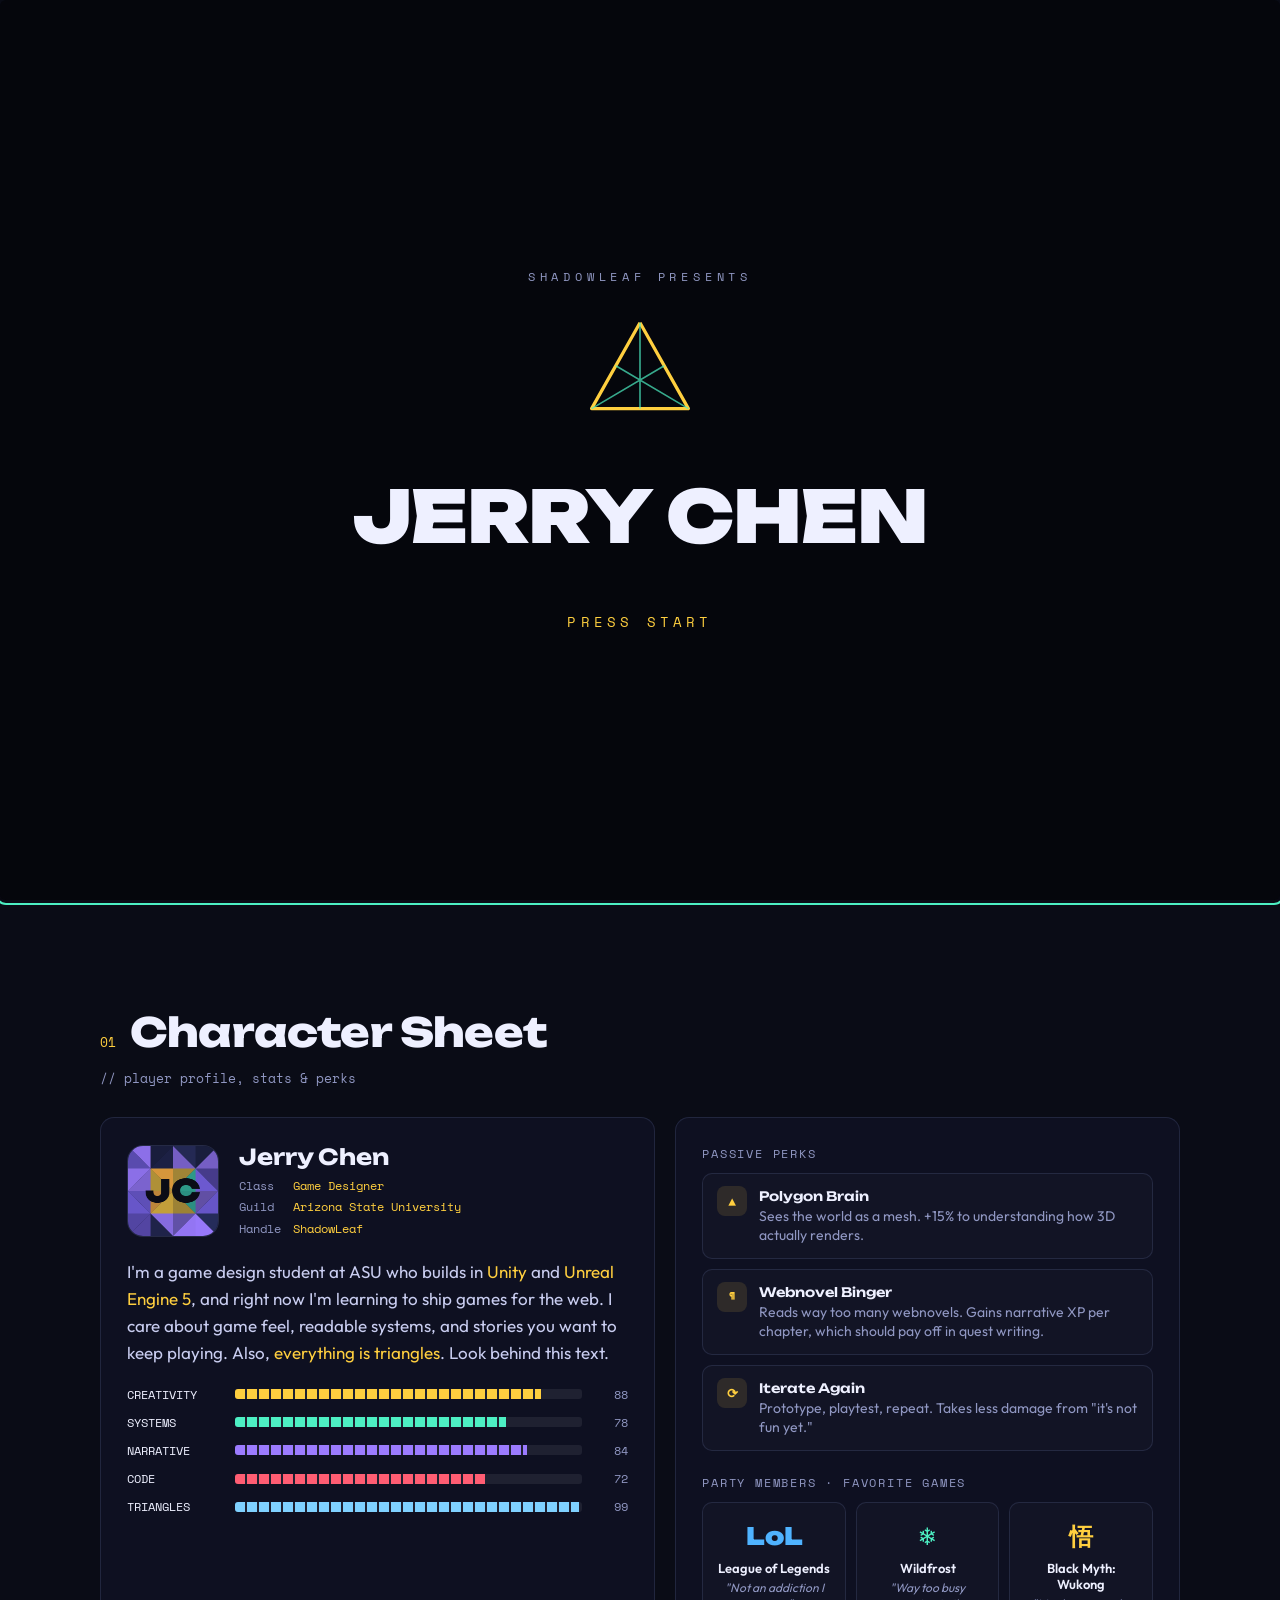
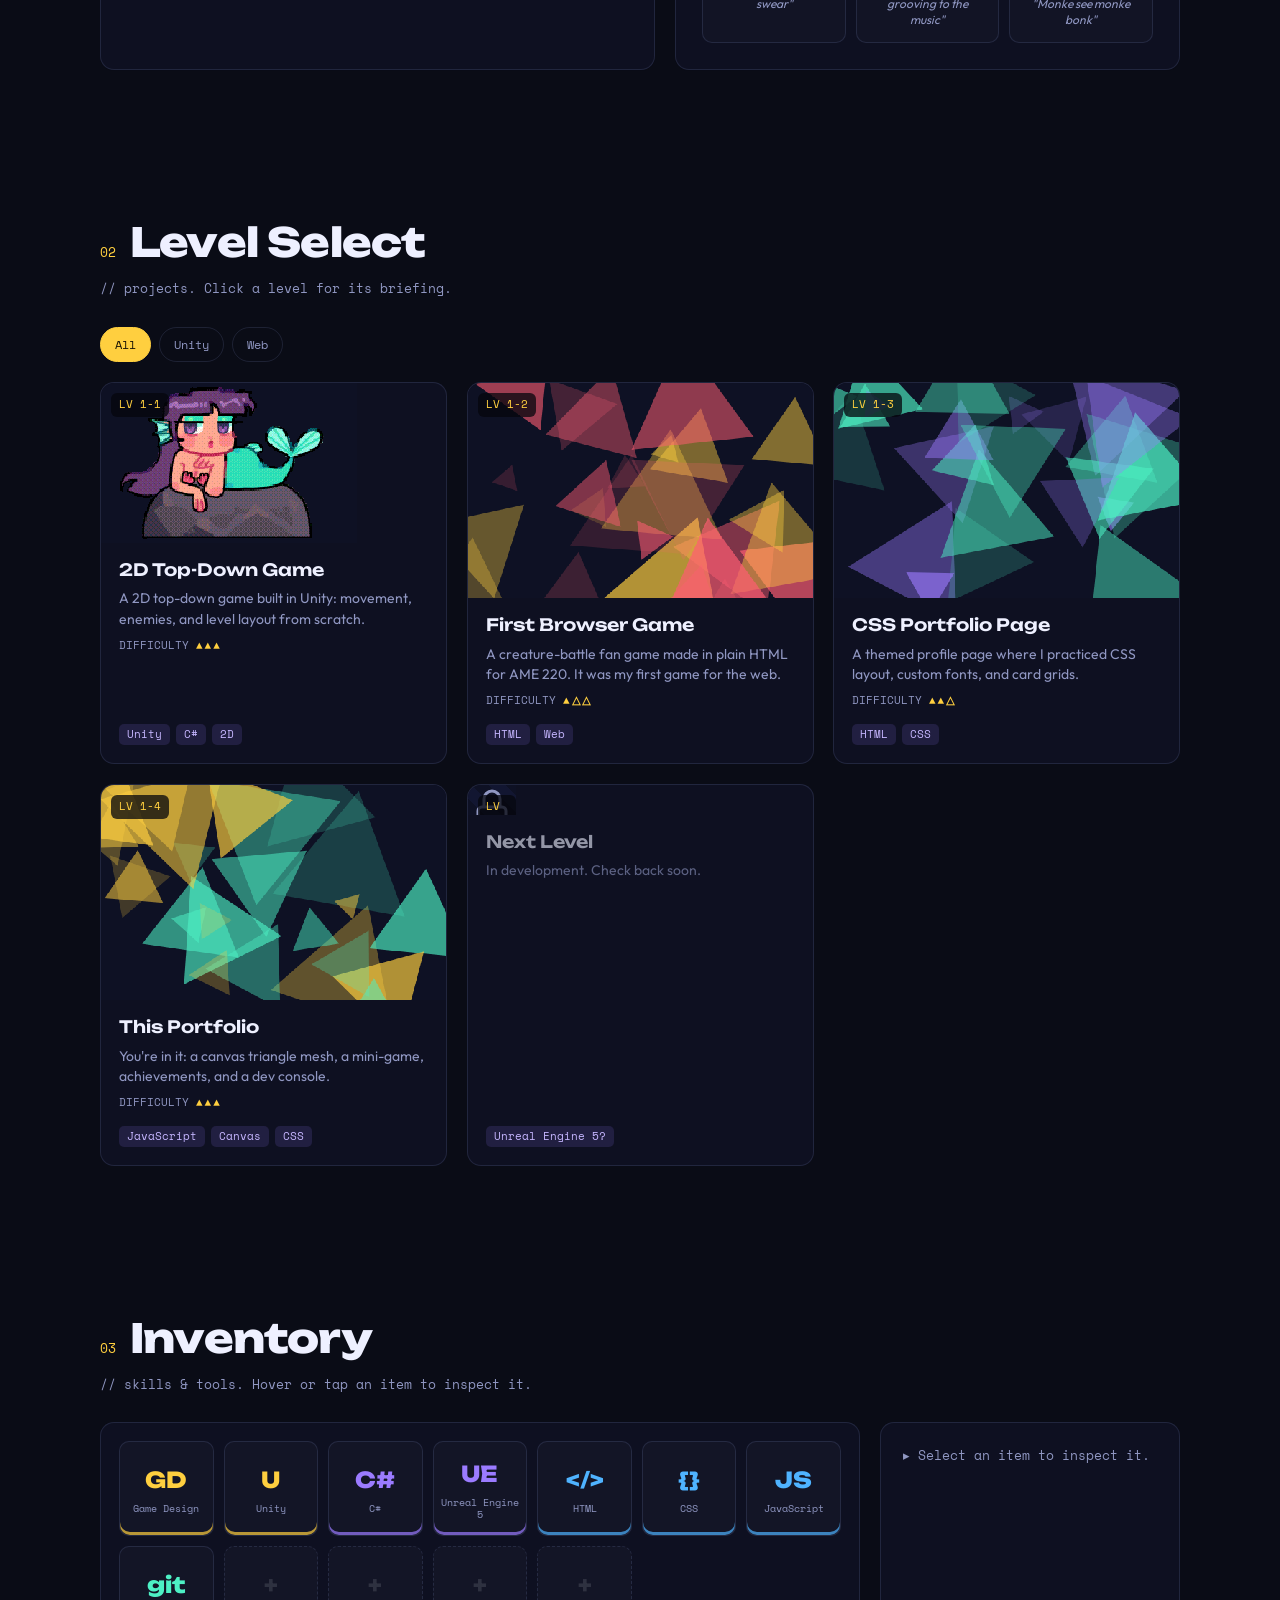
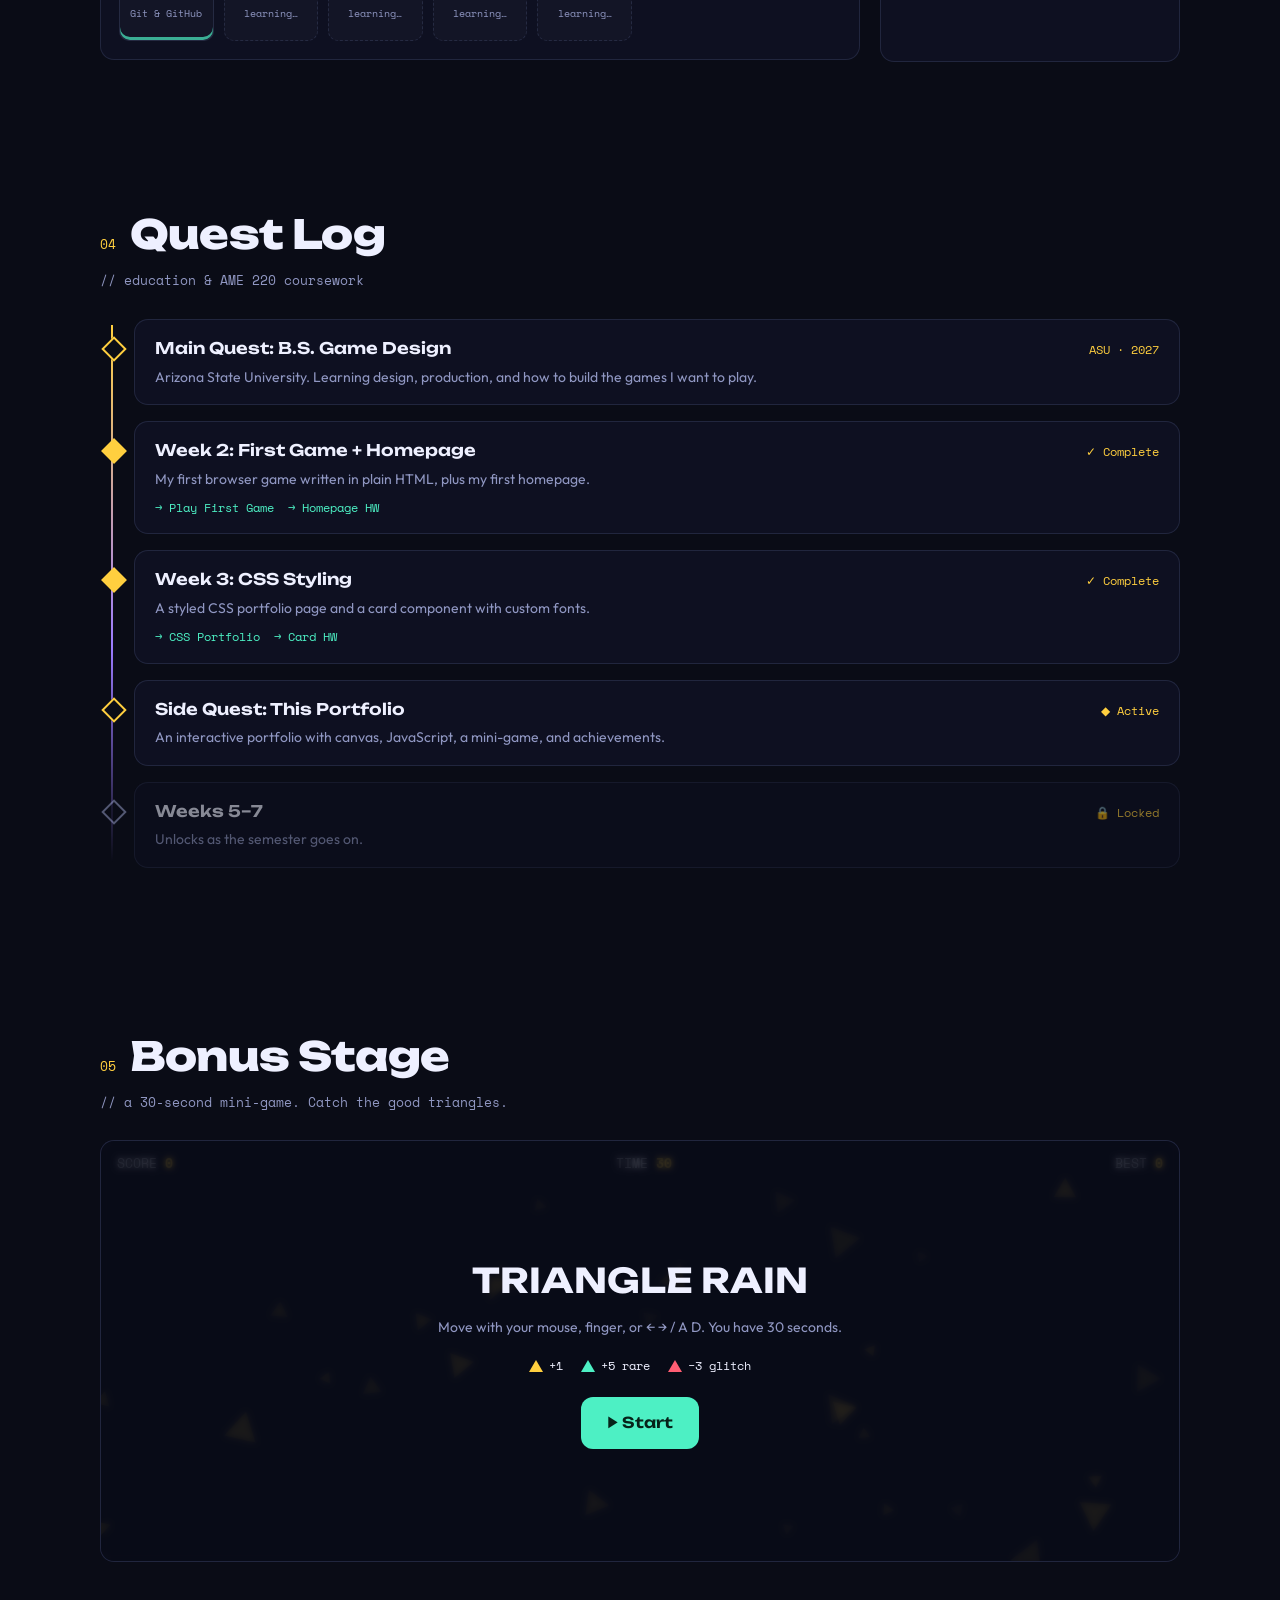
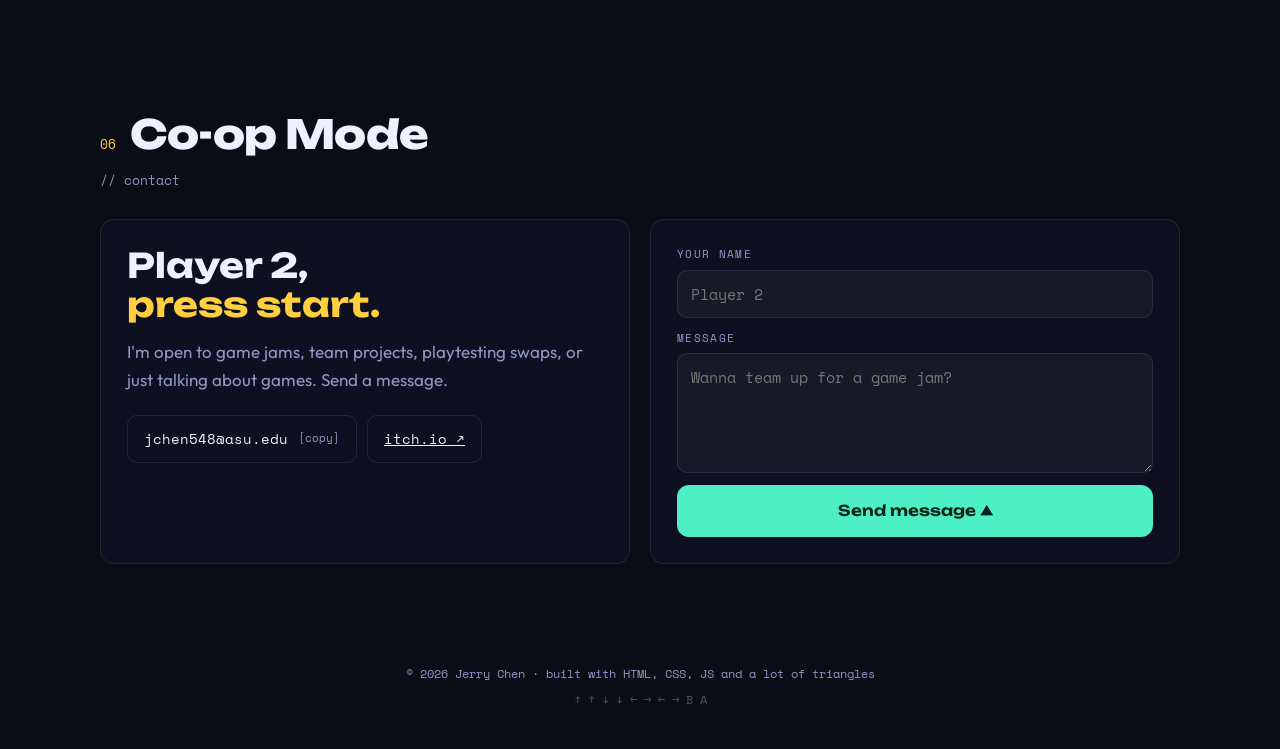
<file: docs/index.html>
<!DOCTYPE html>
<html lang="en">
<head>
<meta charset="UTF-8">
<meta name="viewport" content="width=device-width, initial-scale=1.0">
<title>Jerry Chen — Game Designer</title>
<meta name="description" content="Jerry Chen — game design student at ASU. A playable portfolio built out of triangles.">
<link rel="preconnect" href="https://fonts.googleapis.com">
<link rel="preconnect" href="https://fonts.gstatic.com" crossorigin>
<link href="https://fonts.googleapis.com/css2?family=Unbounded:wght@400;600;800;900&family=Space+Mono:wght@400;700&family=Outfit:wght@300;400;600&display=swap" rel="stylesheet">
<link rel="icon" href="data:image/svg+xml,%3Csvg xmlns='http://www.w3.org/2000/svg' viewBox='0 0 32 32'%3E%3Cpath d='M16 3 L30 28 H2 Z' fill='%23ffcf3f'/%3E%3C/svg%3E">
<style>
:root{
  --bg:#0a0c16;
  --panel:rgba(16,19,38,.78);
  --panel-solid:#12152a;
  --line:rgba(140,150,210,.16);
  --ink:#eef0ff;
  --muted:#9097c2;
  --gold:#ffcf3f;
  --mint:#4df0c4;
  --coral:#ff5d73;
  --violet:#9b7bff;
  --radius:14px;
  --display:'Unbounded',system-ui,sans-serif;
  --mono:'Space Mono',ui-monospace,monospace;
  --body:'Outfit',system-ui,sans-serif;
}
*{box-sizing:border-box;margin:0;padding:0}
html{scroll-behavior:smooth;scroll-padding-top:84px}
body{background:var(--bg);color:var(--ink);font-family:var(--body);font-size:17px;line-height:1.6;overflow-x:hidden;min-height:100vh}
a{color:inherit}
button{font:inherit;color:inherit;cursor:pointer;background:none;border:0}
::selection{background:var(--gold);color:#111}
:focus-visible{outline:2px solid var(--mint);outline-offset:3px;border-radius:6px}
.mono{font-family:var(--mono)}

/* ---------- background mesh ---------- */
#mesh{position:fixed;inset:0;z-index:0;display:block}
.vignette{position:fixed;inset:0;z-index:1;pointer-events:none;
  background:radial-gradient(ellipse at 50% 40%,transparent 30%,rgba(5,6,12,.75) 100%)}
main,header.hud,footer{position:relative;z-index:2}

/* ---------- boot screen ---------- */
#boot{position:fixed;inset:0;z-index:100;background:#05060c;display:grid;place-items:center;text-align:center;cursor:pointer;transition:opacity .6s ease,visibility .6s}
#boot.gone{opacity:0;visibility:hidden}
#boot .studio{font-family:var(--mono);color:var(--muted);letter-spacing:.4em;font-size:12px;text-transform:uppercase;opacity:0;animation:fadeUp .8s .2s forwards}
#boot .logo{width:110px;height:110px;margin:28px auto;opacity:0;animation:fadeUp .8s .6s forwards}
#boot .logo path{stroke-dasharray:400;stroke-dashoffset:400;animation:draw 1.6s .7s forwards ease}
#boot .title{font-family:var(--display);font-weight:900;font-size:clamp(32px,7vw,72px);letter-spacing:-.02em;opacity:0;animation:fadeUp .8s 1.1s forwards}
#boot .press{margin-top:36px;font-family:var(--mono);font-size:14px;letter-spacing:.3em;color:var(--gold);opacity:0;animation:fadeUp .6s 1.7s forwards,blink 1.1s 2.3s infinite steps(2)}
@keyframes fadeUp{from{opacity:0;transform:translateY(12px)}to{opacity:1;transform:none}}
@keyframes draw{to{stroke-dashoffset:0}}
@keyframes blink{50%{opacity:.15}}

/* ---------- HUD ---------- */
header.hud{position:fixed;top:0;left:0;right:0;z-index:20;display:flex;align-items:center;gap:16px;padding:12px 20px;
  background:linear-gradient(to bottom,rgba(10,12,22,.92),rgba(10,12,22,.6));backdrop-filter:blur(10px);-webkit-backdrop-filter:blur(10px);border-bottom:1px solid var(--line)}
.brand{display:flex;align-items:center;gap:10px;text-decoration:none;font-family:var(--display);font-weight:800;font-size:15px;flex-shrink:0}
.brand svg{width:26px;height:26px;transition:transform .5s cubic-bezier(.3,1.6,.5,1)}
.brand:hover svg{transform:rotate(120deg)}
nav.menu{display:flex;gap:4px;margin:0 auto;overflow-x:auto;scrollbar-width:none}
nav.menu::-webkit-scrollbar{display:none}
nav.menu a{font-family:var(--mono);font-size:12px;text-decoration:none;color:var(--muted);padding:6px 10px;border-radius:8px;white-space:nowrap;transition:color .2s,background .2s}
nav.menu a span{color:var(--gold);opacity:.6;margin-right:4px}
nav.menu a:hover,nav.menu a.active{color:var(--ink);background:rgba(255,255,255,.06)}
nav.menu a.active span{opacity:1}
.hud-right{display:flex;align-items:center;gap:10px;flex-shrink:0}
.xp{display:flex;flex-direction:column;gap:3px;width:120px}
.xp-label{display:flex;justify-content:space-between;font-family:var(--mono);font-size:10px;color:var(--muted)}
.xp-label b{color:var(--gold)}
.xp-bar{height:6px;border-radius:4px;background:rgba(255,255,255,.08);overflow:hidden}
.xp-fill{height:100%;width:0;background:linear-gradient(90deg,var(--mint),var(--gold));transition:width .2s}
.hud-btn{font-family:var(--mono);font-size:11px;padding:7px 10px;border:1px solid var(--line);border-radius:8px;color:var(--muted);display:flex;align-items:center;gap:6px;transition:border-color .2s,color .2s}
.hud-btn:hover{color:var(--ink);border-color:var(--muted)}
.hud-btn svg{width:14px;height:14px}
.hud-btn.on{color:var(--mint);border-color:rgba(77,240,196,.5)}

/* ---------- layout ---------- */
section{padding:110px 20px 40px;max-width:1120px;margin:0 auto}
.sec-head{display:flex;align-items:baseline;gap:14px;margin-bottom:28px;flex-wrap:wrap}
.sec-head .num{font-family:var(--mono);color:var(--gold);font-size:13px}
.sec-head h2{font-family:var(--display);font-weight:800;font-size:clamp(26px,4vw,40px);letter-spacing:-.02em;line-height:1.1}
.sec-head p{color:var(--muted);font-family:var(--mono);font-size:13px;flex-basis:100%}
.panel{background:var(--panel);border:1px solid var(--line);border-radius:var(--radius);backdrop-filter:blur(8px);-webkit-backdrop-filter:blur(8px)}
.reveal{opacity:0;transform:translateY(24px);transition:opacity .7s ease,transform .7s ease}
.reveal.in{opacity:1;transform:none}

/* ---------- hero ---------- */
#start{min-height:100vh;display:flex;flex-direction:column;justify-content:center;padding-top:90px}
.tag{display:inline-flex;align-items:center;gap:8px;font-family:var(--mono);font-size:12px;color:var(--mint);border:1px solid rgba(77,240,196,.35);padding:5px 12px;border-radius:99px;width:max-content;max-width:100%}
.tag i{width:7px;height:7px;border-radius:50%;background:var(--mint);box-shadow:0 0 10px var(--mint);animation:blink 1.6s infinite}
.big-name{font-family:var(--display);font-weight:900;font-size:clamp(56px,14vw,170px);line-height:.9;letter-spacing:-.04em;margin:22px 0 18px;user-select:none}
.big-name .row{display:block;white-space:nowrap}
.big-name .ltr{display:inline-block;transition:transform .35s cubic-bezier(.3,1.8,.5,1),color .3s;cursor:default;animation:drop .8s backwards cubic-bezier(.2,1.4,.4,1);animation-delay:calc(var(--i)*60ms + .1s)}
.big-name .ltr:hover{transform:translateY(-.08em) rotate(-6deg);color:var(--gold)}
.big-name .ltr.spin{animation:spin .7s cubic-bezier(.3,1.4,.5,1)}
.big-name .row:last-child{color:var(--gold)}
.big-name .row:last-child .ltr:hover{color:var(--coral)}
body.booting .big-name .ltr,body.booting .tag,body.booting .role{animation-play-state:paused}
@keyframes drop{from{opacity:0;transform:translateY(-60px) rotate(12deg)}}
@keyframes spin{from{transform:rotate(0)}to{transform:rotate(360deg)}}
.role{font-family:var(--mono);font-size:clamp(15px,2.2vw,20px);color:var(--muted);min-height:1.6em}
.role b{color:var(--ink);font-weight:700}
.role .caret{display:inline-block;width:.55em;height:1.1em;background:var(--gold);vertical-align:-.18em;margin-left:2px;animation:blink 1s infinite steps(2)}
.hero-actions{display:flex;gap:14px;margin-top:38px;flex-wrap:wrap;align-items:center}
.btn{font-family:var(--display);font-weight:600;font-size:15px;padding:14px 26px;border-radius:12px;display:inline-flex;align-items:center;gap:10px;text-decoration:none;transition:transform .2s,box-shadow .2s,background .2s}
.btn-play{background:var(--mint);color:#06231a;box-shadow:0 0 0 0 rgba(77,240,196,.5)}
.btn-play:hover{transform:translateY(-2px);box-shadow:0 10px 30px -8px rgba(77,240,196,.7)}
.btn-quit{border:1.5px solid var(--coral);color:var(--coral);transition:transform .25s cubic-bezier(.3,1.6,.5,1),background .2s}
.btn-quit:hover{background:rgba(255,93,115,.1)}
.btn-quit.shake{animation:shake .4s}
@keyframes shake{25%{transform:translateX(-6px)}75%{transform:translateX(6px)}}
.hint{font-family:var(--mono);font-size:12px;color:var(--muted);margin-top:46px;display:flex;gap:18px;flex-wrap:wrap}
.hint kbd{font-family:var(--mono);border:1px solid var(--line);border-bottom-width:2px;padding:1px 6px;border-radius:5px;color:var(--ink);font-size:11px}

/* ---------- character sheet ---------- */
.sheet{display:grid;grid-template-columns:1.1fr 1fr;gap:20px}
.card-pad{padding:26px}
.char-top{display:flex;gap:20px;align-items:center;margin-bottom:20px}
.avatar{width:92px;height:92px;flex-shrink:0;border-radius:16px;background:var(--panel-solid);border:1px solid var(--line);display:grid;place-items:center;overflow:hidden}
.avatar canvas{width:100%;height:100%}
.char-top h3{font-family:var(--display);font-size:22px;line-height:1.2}
.char-meta{font-family:var(--mono);font-size:12px;color:var(--muted);display:grid;grid-template-columns:auto 1fr;gap:2px 12px;margin-top:6px}
.char-meta b{color:var(--gold);font-weight:400}
.bio{color:#c9cdf0;margin-bottom:18px}
.bio em{color:var(--gold);font-style:normal}
.stat{display:grid;grid-template-columns:96px 1fr 34px;align-items:center;gap:12px;font-family:var(--mono);font-size:12px;margin:9px 0}
.stat .bar{height:10px;background:rgba(255,255,255,.07);border-radius:3px;overflow:hidden;position:relative}
.stat .bar i{position:absolute;inset:0;width:0;background:repeating-linear-gradient(90deg,var(--c) 0 10px,transparent 10px 12px);transition:width 1.2s cubic-bezier(.2,.8,.2,1)}
.stat .val{text-align:right;color:var(--muted)}
.perk-title{font-family:var(--mono);font-size:12px;color:var(--muted);text-transform:uppercase;letter-spacing:.15em;margin:22px 0 10px}
.perks{display:grid;gap:10px}
.perk{display:flex;gap:12px;align-items:flex-start;padding:12px 14px;border:1px solid var(--line);border-radius:10px;background:rgba(255,255,255,.02)}
.perk .ico{width:30px;height:30px;flex-shrink:0;display:grid;place-items:center;border-radius:8px;background:rgba(255,207,63,.12);color:var(--gold);font-family:var(--mono);font-weight:700;font-size:13px}
.perk h4{font-family:var(--display);font-size:13px;font-weight:600}
.perk p{font-size:14px;color:var(--muted);line-height:1.4}
.party{display:grid;grid-template-columns:repeat(3,1fr);gap:10px}
.member{padding:14px 12px;border:1px solid var(--line);border-radius:10px;text-align:center;transition:transform .25s,border-color .25s;background:rgba(255,255,255,.02)}
.member:hover{transform:translateY(-4px);border-color:var(--c)}
.member .glyph{font-family:var(--display);font-weight:900;font-size:24px;color:var(--c)}
.member h4{font-size:13px;font-weight:600;margin-top:4px;line-height:1.25}
.member p{font-size:12px;color:var(--muted);line-height:1.35;margin-top:4px;font-style:italic}

/* ---------- levels ---------- */
.filters{display:flex;gap:8px;margin-bottom:20px;flex-wrap:wrap}
.chip{font-family:var(--mono);font-size:12px;padding:7px 14px;border-radius:99px;border:1px solid var(--line);color:var(--muted);transition:all .2s}
.chip:hover{color:var(--ink)}
.chip.on{background:var(--gold);color:#1a1405;border-color:var(--gold)}
.levels{display:grid;grid-template-columns:repeat(auto-fill,minmax(260px,1fr));gap:20px}
.level{position:relative;text-align:left;border-radius:var(--radius);overflow:hidden;background:var(--panel);border:1px solid var(--line);transform-style:preserve-3d;transition:transform .15s ease-out,border-color .25s,opacity .3s;will-change:transform;display:flex;flex-direction:column}
.level:hover{border-color:rgba(255,207,63,.5)}
.level.hide{display:none}
.level .thumb{aspect-ratio:16/10;background:#0e1124;position:relative;overflow:hidden}
.level .thumb img,.level .thumb canvas{width:100%;height:100%;object-fit:cover;display:block;image-rendering:pixelated}
.level .glare{position:absolute;inset:0;pointer-events:none;background:radial-gradient(circle at var(--gx,50%) var(--gy,50%),rgba(255,255,255,.18),transparent 55%);opacity:0;transition:opacity .2s}
.level:hover .glare{opacity:1}
.level .lvl-no{position:absolute;top:10px;left:10px;font-family:var(--mono);font-size:11px;background:rgba(5,6,12,.75);padding:3px 8px;border-radius:6px;color:var(--gold)}
.level .body{padding:16px 18px 18px;display:flex;flex-direction:column;gap:8px;flex:1}
.level h3{font-family:var(--display);font-size:17px;font-weight:600;line-height:1.25}
.level p{font-size:14px;color:var(--muted);line-height:1.45}
.tags{display:flex;gap:6px;flex-wrap:wrap;margin-top:auto;padding-top:6px}
.tags span{font-family:var(--mono);font-size:10.5px;padding:2px 8px;border-radius:5px;background:rgba(155,123,255,.14);color:#c5b6ff}
.diff{font-family:var(--mono);font-size:11px;color:var(--muted)}
.diff b{color:var(--gold);letter-spacing:2px}
.level.locked{cursor:not-allowed}
.level.locked .thumb{display:grid;place-items:center;background:repeating-linear-gradient(45deg,#0e1124 0 12px,#121631 12px 24px)}
.level.locked .thumb svg{width:48px;height:48px;color:var(--muted)}
.level.locked h3,.level.locked p{opacity:.6}

/* ---------- inventory ---------- */
.inv-wrap{display:grid;grid-template-columns:1fr 300px;gap:20px;align-items:start}
.inventory{display:grid;grid-template-columns:repeat(auto-fill,minmax(92px,1fr));gap:10px;padding:18px}
.slot{aspect-ratio:1;border-radius:10px;border:1px solid var(--line);background:rgba(255,255,255,.025);display:flex;flex-direction:column;align-items:center;justify-content:center;gap:6px;position:relative;transition:transform .2s,border-color .2s,background .2s}
.slot .g{font-family:var(--display);font-weight:800;font-size:22px;color:var(--rc)}
.slot .n{font-family:var(--mono);font-size:10px;color:var(--muted);text-align:center;padding:0 4px;line-height:1.2}
.slot::after{content:"";position:absolute;inset:0;border-radius:inherit;box-shadow:inset 0 -3px 0 var(--rc);opacity:.7}
.slot:hover,.slot:focus-visible,.slot.sel{transform:translateY(-3px);border-color:var(--rc);background:rgba(255,255,255,.06)}
.slot.empty{border-style:dashed}
.slot.empty::after{display:none}
.slot.empty .g{color:rgba(255,255,255,.12)}
.inspect{padding:22px;position:sticky;top:96px;min-height:240px}
.inspect .rar{font-family:var(--mono);font-size:11px;text-transform:uppercase;letter-spacing:.15em;color:var(--rc,var(--muted))}
.inspect h3{font-family:var(--display);font-size:22px;margin:6px 0 10px;line-height:1.2}
.inspect p{font-size:15px;color:#c9cdf0}
.inspect .effect{margin-top:14px;font-family:var(--mono);font-size:12px;color:var(--mint)}
.inspect .placeholder{color:var(--muted);font-family:var(--mono);font-size:13px}

/* ---------- quest log ---------- */
.quests{position:relative;padding-left:34px}
.quests::before{content:"";position:absolute;left:11px;top:6px;bottom:6px;width:2px;background:linear-gradient(var(--gold),var(--violet) 60%,transparent)}
.quest{position:relative;margin-bottom:16px;padding:16px 20px}
.quest::before{content:"";position:absolute;left:-30px;top:20px;width:14px;height:14px;transform:rotate(45deg);background:var(--bg);border:2px solid var(--gold)}
.quest.done::before{background:var(--gold)}
.quest.todo::before{border-color:var(--muted)}
.quest.todo{opacity:.55}
.quest-top{display:flex;justify-content:space-between;gap:10px;flex-wrap:wrap;align-items:baseline}
.quest h3{font-family:var(--display);font-size:16px;font-weight:600}
.quest .when{font-family:var(--mono);font-size:12px;color:var(--gold)}
.quest p{color:var(--muted);font-size:14px;margin-top:4px}
.quest .links{display:flex;gap:14px;margin-top:8px;flex-wrap:wrap}
.quest .links a{font-family:var(--mono);font-size:12px;color:var(--mint);text-decoration:none}
.quest .links a:hover{text-decoration:underline}

/* ---------- bonus stage ---------- */
.stage{position:relative;overflow:hidden;padding:0}
#game{display:block;width:100%;height:420px;touch-action:none;cursor:crosshair}
.stage-hud{position:absolute;top:12px;left:16px;right:16px;display:flex;justify-content:space-between;font-family:var(--mono);font-size:13px;pointer-events:none}
.stage-hud b{color:var(--gold)}
.stage-overlay{position:absolute;inset:0;display:grid;place-items:center;text-align:center;background:rgba(8,10,20,.72);backdrop-filter:blur(3px);-webkit-backdrop-filter:blur(3px);transition:opacity .3s}
.stage-overlay.hidden{opacity:0;pointer-events:none}
.stage-overlay h3{font-family:var(--display);font-size:clamp(22px,4vw,34px);margin-bottom:8px}
.stage-overlay p{color:var(--muted);font-size:14px;margin-bottom:18px;padding:0 16px}
.legend{display:flex;gap:18px;justify-content:center;font-family:var(--mono);font-size:12px;margin-bottom:22px;flex-wrap:wrap}
.legend span{display:flex;align-items:center;gap:6px}
.legend i{width:0;height:0;border-left:7px solid transparent;border-right:7px solid transparent;border-bottom:12px solid var(--c)}

/* ---------- contact ---------- */
.coop{display:grid;grid-template-columns:1fr 1fr;gap:20px}
.coop h3{font-family:var(--display);font-size:clamp(24px,3.4vw,34px);line-height:1.15;margin-bottom:14px}
.coop h3 span{color:var(--gold)}
.coop .lead{color:var(--muted);margin-bottom:22px}
.contact-row{display:flex;gap:10px;flex-wrap:wrap}
.copy{font-family:var(--mono);font-size:14px;padding:12px 16px;border:1px solid var(--line);border-radius:10px;display:flex;align-items:center;gap:10px;transition:border-color .2s}
.copy:hover{border-color:var(--gold)}
.copy small{color:var(--muted);font-size:11px}
form.msg{display:grid;gap:12px}
form.msg label{font-family:var(--mono);font-size:11px;color:var(--muted);text-transform:uppercase;letter-spacing:.12em;display:grid;gap:6px}
form.msg input,form.msg textarea{font:inherit;font-size:15px;color:var(--ink);background:rgba(255,255,255,.04);border:1px solid var(--line);border-radius:10px;padding:11px 13px;resize:vertical;transition:border-color .2s}
form.msg input:focus,form.msg textarea:focus{outline:none;border-color:var(--mint)}

footer{text-align:center;padding:60px 20px 40px;font-family:var(--mono);font-size:12px;color:var(--muted)}
footer .secret{opacity:.5;margin-top:6px}

/* ---------- toasts ---------- */
#toasts{position:fixed;right:18px;bottom:18px;z-index:60;display:flex;flex-direction:column;gap:10px;pointer-events:none;max-width:calc(100vw - 36px)}
.toast{display:flex;align-items:center;gap:12px;background:var(--panel-solid);border:1px solid rgba(255,207,63,.45);border-radius:12px;padding:12px 16px 12px 12px;box-shadow:0 14px 40px -10px rgba(0,0,0,.7);animation:toastIn .45s cubic-bezier(.2,1.4,.4,1);min-width:260px}
.toast.out{animation:toastOut .35s forwards}
.toast .medal{width:40px;height:40px;flex-shrink:0;display:grid;place-items:center;border-radius:10px;background:linear-gradient(135deg,var(--gold),#ff9d3f);color:#1a1405}
.toast .medal svg{width:22px;height:22px}
.toast small{font-family:var(--mono);font-size:10px;color:var(--gold);letter-spacing:.15em;text-transform:uppercase;display:block}
.toast b{font-family:var(--display);font-size:14px;font-weight:600;display:block}
.toast span{font-size:12px;color:var(--muted)}
.toast.info{border-color:rgba(77,240,196,.45)}
.toast.info .medal{background:linear-gradient(135deg,var(--mint),#3fb6ff)}
.toast.info small{color:var(--mint)}
@keyframes toastIn{from{opacity:0;transform:translateX(40px) scale(.95)}}
@keyframes toastOut{to{opacity:0;transform:translateX(40px)}}

/* ---------- dialogs ---------- */
dialog{margin:auto;border:1px solid var(--line);border-radius:18px;background:var(--panel-solid);color:var(--ink);width:min(560px,calc(100vw - 32px));max-height:calc(100vh - 48px);padding:0;box-shadow:0 30px 80px -20px rgba(0,0,0,.9)}
dialog::backdrop{background:rgba(4,5,10,.7);backdrop-filter:blur(4px);-webkit-backdrop-filter:blur(4px)}
dialog[open]{animation:pop .3s cubic-bezier(.2,1.4,.4,1)}
@keyframes pop{from{opacity:0;transform:scale(.94)}}
.dlg-head{display:flex;justify-content:space-between;align-items:center;padding:18px 22px;border-bottom:1px solid var(--line)}
.dlg-head h3{font-family:var(--display);font-size:18px}
.dlg-x{width:32px;height:32px;border-radius:8px;display:grid;place-items:center;color:var(--muted)}
.dlg-x:hover{background:rgba(255,255,255,.06);color:var(--ink)}
.dlg-body{padding:20px 22px 24px}
.brief-img{width:100%;aspect-ratio:16/9;object-fit:cover;border-radius:10px;margin-bottom:16px;background:#0e1124;image-rendering:pixelated;display:block}
.brief-meta{display:grid;grid-template-columns:auto 1fr;gap:4px 14px;font-family:var(--mono);font-size:12px;margin:14px 0 18px}
.brief-meta dt{color:var(--muted)}
.brief-meta dd{color:var(--ink)}
.ach-list{display:grid;gap:10px}
.ach{display:flex;gap:12px;align-items:center;padding:10px 12px;border:1px solid var(--line);border-radius:10px}
.ach .medal{width:36px;height:36px;flex-shrink:0;border-radius:9px;display:grid;place-items:center;background:rgba(255,255,255,.05);color:var(--muted)}
.ach .medal svg{width:18px;height:18px}
.ach.got{border-color:rgba(255,207,63,.4)}
.ach.got .medal{background:linear-gradient(135deg,var(--gold),#ff9d3f);color:#1a1405}
.ach b{font-family:var(--display);font-size:13px;font-weight:600;display:block}
.ach span{font-size:13px;color:var(--muted)}
.ach-progress{font-family:var(--mono);font-size:12px;color:var(--muted);margin-bottom:14px}
.ach-progress .xp-bar{margin-top:6px;height:8px}

/* ---------- console ---------- */
#console{position:fixed;left:50%;bottom:20px;transform:translate(-50%,20px);width:min(680px,calc(100vw - 32px));z-index:70;background:rgba(6,8,16,.96);border:1px solid rgba(77,240,196,.4);border-radius:12px;font-family:var(--mono);font-size:13px;opacity:0;visibility:hidden;transition:all .25s;box-shadow:0 20px 60px -10px rgba(0,0,0,.8)}
#console.open{opacity:1;visibility:visible;transform:translate(-50%,0)}
.con-head{display:flex;justify-content:space-between;padding:8px 14px;border-bottom:1px solid var(--line);color:var(--muted);font-size:11px}
#con-out{max-height:240px;overflow-y:auto;padding:12px 14px;white-space:pre-wrap;color:#b8f5e3;line-height:1.5}
#con-out .err{color:var(--coral)}
#con-out .me{color:var(--muted)}
.con-in{display:flex;gap:8px;padding:10px 14px;border-top:1px solid var(--line);align-items:center}
.con-in span{color:var(--gold)}
.con-in input{flex:1;background:none;border:0;color:var(--ink);font:inherit;outline:none}

/* ---------- cursor follower ---------- */
#reticle{position:fixed;left:0;top:0;width:28px;height:28px;margin:-14px 0 0 -14px;pointer-events:none;z-index:90;opacity:0;transition:opacity .3s,width .2s,height .2s;color:var(--gold)}
#reticle svg{width:100%;height:100%;transition:transform .3s}
#reticle.hot svg{transform:rotate(60deg) scale(1.4)}
@media (pointer:coarse){#reticle{display:none}}

/* ---------- debug / wireframe mode ---------- */
body.wire main *,body.wire header.hud *{outline:1px dashed rgba(77,240,196,.35)!important;outline-offset:-1px}
body.wire .panel,body.wire .level{background:rgba(10,12,22,.35)}

/* ---------- responsive ---------- */
@media (max-width:900px){
  .sheet,.coop,.inv-wrap{grid-template-columns:1fr}
  .inspect{position:static;min-height:0}
  .xp{display:none}
}
@media (max-width:640px){
  body{font-size:16px}
  header.hud{padding:10px 16px;gap:10px;flex-wrap:wrap}
  nav.menu{order:3;flex-basis:100%;margin:0 -16px;padding:0 12px}
  html{scroll-padding-top:110px}
  section{padding:120px 16px 30px}
  #start{padding-top:120px}
  .hud-btn .lbl{display:none}
  .party{grid-template-columns:1fr}
  .stat{grid-template-columns:84px 1fr 30px}
  #game{height:380px}
  .card-pad{padding:20px}
}
@media (prefers-reduced-motion:reduce){
  *,*::before,*::after{animation-duration:.01ms!important;animation-iteration-count:1!important;transition-duration:.01ms!important}
  html{scroll-behavior:auto}
  .reveal{opacity:1;transform:none}
}
</style>
</head>
<body>

<canvas id="mesh" aria-hidden="true"></canvas>
<div class="vignette" aria-hidden="true"></div>

<!-- ============ BOOT SCREEN ============ -->
<div id="boot" role="button" tabindex="0" aria-label="Press start to enter the portfolio">
  <div>
    <div class="studio">ShadowLeaf presents</div>
    <svg class="logo" viewBox="0 0 100 100" fill="none" aria-hidden="true">
      <path d="M50 8 L94 86 H6 Z" stroke="#ffcf3f" stroke-width="3" stroke-linejoin="round"/>
      <path d="M50 8 L50 86 M6 86 L72 47 M94 86 L28 47" stroke="#4df0c4" stroke-width="1.5" opacity=".7"/>
    </svg>
    <div class="title">JERRY CHEN</div>
    <div class="press">PRESS START</div>
  </div>
</div>

<!-- ============ HUD ============ -->
<header class="hud">
  <a class="brand" href="#start" aria-label="Jerry Chen, back to top">
    <svg viewBox="0 0 32 32" aria-hidden="true"><path d="M16 3 L30 28 H2 Z" fill="none" stroke="#ffcf3f" stroke-width="2.5" stroke-linejoin="round"/><path d="M16 3 L16 28" stroke="#4df0c4" stroke-width="1.5"/></svg>
    JC
  </a>
  <nav class="menu" aria-label="Sections">
    <a href="#start"><span>00</span>Start</a>
    <a href="#character"><span>01</span>Character</a>
    <a href="#levels"><span>02</span>Levels</a>
    <a href="#inventory"><span>03</span>Inventory</a>
    <a href="#quests"><span>04</span>Quest Log</a>
    <a href="#bonus"><span>05</span>Bonus</a>
    <a href="#coop"><span>06</span>Co-op</a>
  </nav>
  <div class="hud-right">
    <div class="xp" aria-hidden="true">
      <div class="xp-label"><span>LV <b id="lv">1</b></span><span id="xpTxt">0 XP</span></div>
      <div class="xp-bar"><div class="xp-fill" id="xpFill"></div></div>
    </div>
    <button class="hud-btn" id="sfxBtn" aria-pressed="false" title="Toggle sound effects">
      <svg viewBox="0 0 24 24" fill="none" stroke="currentColor" stroke-width="2"><path d="M11 5 6 9H2v6h4l5 4V5z"/><path id="sfxWave" d="M15.5 8.5a5 5 0 0 1 0 7M19 5a10 10 0 0 1 0 14" opacity=".25"/></svg><span class="lbl">SFX</span>
    </button>
    <button class="hud-btn" id="achBtn" title="Achievements">
      <svg viewBox="0 0 24 24" fill="none" stroke="currentColor" stroke-width="2"><path d="M8 21h8M12 17v4M7 4h10v5a5 5 0 0 1-10 0V4zM17 6h3v2a3 3 0 0 1-3 3M7 6H4v2a3 3 0 0 0 3 3"/></svg>
      <span id="achCount">0/9</span>
    </button>
  </div>
</header>

<main>
<!-- ============ 00 START ============ -->
<section id="start" data-sec>
  <div class="tag"><i></i>Game Design @ ASU · Class of 2027</div>
  <h1 class="big-name" aria-label="Jerry Chen">
    <span class="row" data-split>JERRY</span>
    <span class="row" data-split>CHEN</span>
  </h1>
  <div class="role">&gt; <span id="roleTxt"></span><span class="caret"></span></div>
  <div class="hero-actions">
    <a class="btn btn-play" href="#levels">
      <svg width="14" height="14" viewBox="0 0 14 14" aria-hidden="true"><path d="M2 1 L13 7 L2 13 Z" fill="currentColor"/></svg>
      Play
    </a>
    <button class="btn btn-quit" id="quitBtn">✕ Quit</button>
  </div>
  <div class="hint">
    <span>Move &amp; click the background — it's all triangles</span>
    <span><kbd>`</kbd> open console</span>
  </div>
</section>

<!-- ============ 01 CHARACTER ============ -->
<section id="character" data-sec>
  <div class="sec-head reveal"><span class="num">01</span><h2>Character Sheet</h2><p>// player profile, stats &amp; perks</p></div>
  <div class="sheet">
    <div class="panel card-pad reveal">
      <div class="char-top">
        <div class="avatar"><canvas id="avatar" width="184" height="184" aria-label="Generated low-poly avatar"></canvas></div>
        <div>
          <h3>Jerry Chen</h3>
          <div class="char-meta">
            <span>Class</span><b>Game Designer</b>
            <span>Guild</span><b>Arizona State University</b>
            <span>Handle</span><b>ShadowLeaf</b>
          </div>
        </div>
      </div>
      <p class="bio">I'm a game design student at ASU who builds in <em>Unity</em> and <em>Unreal Engine 5</em>, and right now I'm learning to ship games for the web. I care about game feel, readable systems, and stories you want to keep playing. Also, <em>everything is triangles</em>. Look behind this text.</p>
      <div id="stats">
        <div class="stat" style="--c:var(--gold)"><span>CREATIVITY</span><div class="bar"><i data-v="88"></i></div><span class="val">88</span></div>
        <div class="stat" style="--c:var(--mint)"><span>SYSTEMS</span><div class="bar"><i data-v="78"></i></div><span class="val">78</span></div>
        <div class="stat" style="--c:var(--violet)"><span>NARRATIVE</span><div class="bar"><i data-v="84"></i></div><span class="val">84</span></div>
        <div class="stat" style="--c:var(--coral)"><span>CODE</span><div class="bar"><i data-v="72"></i></div><span class="val">72</span></div>
        <div class="stat" style="--c:#7fd1ff"><span>TRIANGLES</span><div class="bar"><i data-v="99"></i></div><span class="val">99</span></div>
      </div>
    </div>
    <div class="panel card-pad reveal">
      <div class="perk-title" style="margin-top:0">Passive Perks</div>
      <div class="perks">
        <div class="perk"><div class="ico">▲</div><div><h4>Polygon Brain</h4><p>Sees the world as a mesh. +15% to understanding how 3D actually renders.</p></div></div>
        <div class="perk"><div class="ico">¶</div><div><h4>Webnovel Binger</h4><p>Reads way too many webnovels. Gains narrative XP per chapter, which should pay off in quest writing.</p></div></div>
        <div class="perk"><div class="ico">⟳</div><div><h4>Iterate Again</h4><p>Prototype, playtest, repeat. Takes less damage from "it's not fun yet."</p></div></div>
      </div>
      <div class="perk-title">Party Members · Favorite Games</div>
      <div class="party">
        <div class="member" style="--c:#4fb3ff"><div class="glyph">LoL</div><h4>League of Legends</h4><p>"Not an addiction I swear"</p></div>
        <div class="member" style="--c:var(--mint)"><div class="glyph">❄</div><h4>Wildfrost</h4><p>"Way too busy grooving to the music"</p></div>
        <div class="member" style="--c:var(--gold)"><div class="glyph">悟</div><h4>Black Myth: Wukong</h4><p>"Monke see monke bonk"</p></div>
      </div>
    </div>
  </div>
</section>

<!-- ============ 02 LEVELS ============ -->
<section id="levels" data-sec>
  <div class="sec-head reveal"><span class="num">02</span><h2>Level Select</h2><p>// projects. Click a level for its briefing.</p></div>
  <div class="filters reveal" role="group" aria-label="Filter projects">
    <button class="chip on" data-f="all">All</button>
    <button class="chip" data-f="unity">Unity</button>
    <button class="chip" data-f="web">Web</button>
  </div>
  <div class="levels" id="levelGrid"></div>
</section>

<!-- ============ 03 INVENTORY ============ -->
<section id="inventory" data-sec>
  <div class="sec-head reveal"><span class="num">03</span><h2>Inventory</h2><p>// skills &amp; tools. Hover or tap an item to inspect it.</p></div>
  <div class="inv-wrap">
    <div class="panel inventory reveal" id="invGrid" role="list"></div>
    <aside class="panel inspect reveal" id="inspect" aria-live="polite">
      <p class="placeholder">▸ Select an item to inspect it.</p>
    </aside>
  </div>
</section>

<!-- ============ 04 QUEST LOG ============ -->
<section id="quests" data-sec>
  <div class="sec-head reveal"><span class="num">04</span><h2>Quest Log</h2><p>// education &amp; AME 220 coursework</p></div>
  <div class="quests">
    <div class="quest panel reveal">
      <div class="quest-top"><h3>Main Quest: B.S. Game Design</h3><span class="when">ASU · 2027</span></div>
      <p>Arizona State University. Learning design, production, and how to build the games I want to play.</p>
    </div>
    <div class="quest panel done reveal">
      <div class="quest-top"><h3>Week 2: First Game + Homepage</h3><span class="when">✓ Complete</span></div>
      <p>My first browser game written in plain HTML, plus my first homepage.</p>
      <div class="links"><a href="../Week2/FirstGame/index.html">→ Play First Game</a><a href="../Week2/HW/index.html">→ Homepage HW</a></div>
    </div>
    <div class="quest panel done reveal">
      <div class="quest-top"><h3>Week 3: CSS Styling</h3><span class="when">✓ Complete</span></div>
      <p>A styled CSS portfolio page and a card component with custom fonts.</p>
      <div class="links"><a href="../Week3/Classwork/index.html">→ CSS Portfolio</a><a href="../Week3/Homework/index.html">→ Card HW</a></div>
    </div>
    <div class="quest panel reveal">
      <div class="quest-top"><h3>Side Quest: This Portfolio</h3><span class="when">◆ Active</span></div>
      <p>An interactive portfolio with canvas, JavaScript, a mini-game, and achievements.</p>
    </div>
    <div class="quest panel todo reveal">
      <div class="quest-top"><h3>Weeks 5–7</h3><span class="when">🔒 Locked</span></div>
      <p>Unlocks as the semester goes on.</p>
    </div>
  </div>
</section>

<!-- ============ 05 BONUS STAGE ============ -->
<section id="bonus" data-sec>
  <div class="sec-head reveal"><span class="num">05</span><h2>Bonus Stage</h2><p>// a 30-second mini-game. Catch the good triangles.</p></div>
  <div class="panel stage reveal">
    <canvas id="game" aria-label="Triangle Rain mini-game"></canvas>
    <div class="stage-hud"><span>SCORE <b id="gScore">0</b></span><span>TIME <b id="gTime">30</b></span><span>BEST <b id="gBest">0</b></span></div>
    <div class="stage-overlay" id="gOverlay">
      <div>
        <h3 id="gTitle">TRIANGLE RAIN</h3>
        <p id="gSub">Move with your mouse, finger, or ← → / A D. You have 30 seconds.</p>
        <div class="legend">
          <span style="--c:var(--gold)"><i></i>+1</span>
          <span style="--c:var(--mint)"><i></i>+5 rare</span>
          <span style="--c:var(--coral)"><i></i>−3 glitch</span>
        </div>
        <button class="btn btn-play" id="gStart">▶ Start</button>
      </div>
    </div>
  </div>
</section>

<!-- ============ 06 CO-OP ============ -->
<section id="coop" data-sec>
  <div class="sec-head reveal"><span class="num">06</span><h2>Co-op Mode</h2><p>// contact</p></div>
  <div class="coop">
    <div class="panel card-pad reveal">
      <h3>Player 2,<br><span>press start.</span></h3>
      <p class="lead">I'm open to game jams, team projects, playtesting swaps, or just talking about games. Send a message.</p>
      <div class="contact-row">
        <button class="copy" id="copyMail">jchen548@asu.edu <small>[copy]</small></button>
        <a class="copy" href="https://itch.io/profile/shadowleafing" target="_blank" rel="noopener">itch.io ↗</a>
      </div>
    </div>
    <form class="panel card-pad msg reveal" id="msgForm">
      <label>Your name<input name="name" required autocomplete="name" placeholder="Player 2"></label>
      <label>Message<textarea name="msg" rows="4" required placeholder="Wanna team up for a game jam?"></textarea></label>
      <button class="btn btn-play" type="submit" style="justify-content:center">Send message ▲</button>
    </form>
  </div>
</section>
</main>

<footer>
  <div>© 2026 Jerry Chen · built with HTML, CSS, JS and a lot of triangles</div>
  <div class="secret">↑ ↑ ↓ ↓ ← → ← → B A</div>
</footer>

<!-- dialogs -->
<dialog id="briefDlg" aria-labelledby="briefTitle">
  <div class="dlg-head"><h3 id="briefTitle">Level Briefing</h3><button class="dlg-x" data-close aria-label="Close">✕</button></div>
  <div class="dlg-body" id="briefBody"></div>
</dialog>
<dialog id="achDlg" aria-labelledby="achTitle">
  <div class="dlg-head"><h3 id="achTitle">Achievements</h3><button class="dlg-x" data-close aria-label="Close">✕</button></div>
  <div class="dlg-body">
    <div class="ach-progress" id="achProg"></div>
    <div class="ach-list" id="achList"></div>
  </div>
</dialog>

<div id="console" role="dialog" aria-label="Developer console">
  <div class="con-head"><span>~/jerry — dev console</span><span>type "help" · esc to close</span></div>
  <div id="con-out"></div>
  <div class="con-in"><span>&gt;</span><input id="con-in" autocomplete="off" spellcheck="false" aria-label="Console command"></div>
</div>

<div id="toasts" aria-live="polite"></div>
<div id="reticle" aria-hidden="true"><svg viewBox="0 0 28 28" fill="none" stroke="currentColor" stroke-width="1.5"><path d="M14 3 L25 23 H3 Z"/><circle cx="14" cy="16" r="1.6" fill="currentColor"/></svg></div>

<script>
(() => {
'use strict';
const $ = (s, r = document) => r.querySelector(s);
const $$ = (s, r = document) => [...r.querySelectorAll(s)];
const reduced = matchMedia('(prefers-reduced-motion: reduce)').matches;
const finePointer = matchMedia('(pointer: fine)').matches;
const store = {
  get(k, d) { try { const v = localStorage.getItem(k); return v === null ? d : JSON.parse(v); } catch { return d; } },
  set(k, v) { try { localStorage.setItem(k, JSON.stringify(v)); } catch {} }
};
// seeded random so the mesh looks the same every visit
let seed = 548;
const rand = () => { seed = (seed * 16807) % 2147483647; return (seed - 1) / 2147483646; };

/* ================= SOUND ================= */
let sfxOn = store.get('jc-sfx', false), actx = null;
function blip(freq = 440, dur = 0.08, type = 'square', vol = 0.04, slide = 0) {
  if (!sfxOn) return;
  try {
    actx = actx || new (window.AudioContext || window.webkitAudioContext)();
    const o = actx.createOscillator(), g = actx.createGain(), t = actx.currentTime;
    o.type = type; o.frequency.setValueAtTime(freq, t);
    if (slide) o.frequency.exponentialRampToValueAtTime(Math.max(40, freq + slide), t + dur);
    g.gain.setValueAtTime(vol, t); g.gain.exponentialRampToValueAtTime(0.0001, t + dur);
    o.connect(g).connect(actx.destination); o.start(t); o.stop(t + dur + 0.02);
  } catch {}
}
const jingle = () => [523, 659, 784, 1046].forEach((f, i) => setTimeout(() => blip(f, 0.12, 'square', 0.035), i * 90));
const sfxBtn = $('#sfxBtn');
function paintSfx() { sfxBtn.classList.toggle('on', sfxOn); sfxBtn.setAttribute('aria-pressed', sfxOn); $('#sfxWave').setAttribute('opacity', sfxOn ? 1 : .25); }
sfxBtn.addEventListener('click', () => { sfxOn = !sfxOn; store.set('jc-sfx', sfxOn); paintSfx(); blip(880, .1); });
paintSfx();

/* ================= TOASTS ================= */
const trophy = '<svg viewBox="0 0 24 24" fill="none" stroke="currentColor" stroke-width="2.2"><path d="M8 21h8M12 17v4M7 4h10v5a5 5 0 0 1-10 0V4z"/></svg>';
function toast(title, sub, kind = 'ach') {
  const el = document.createElement('div');
  el.className = 'toast' + (kind === 'info' ? ' info' : '');
  el.innerHTML = `<div class="medal">${kind === 'info' ? '<svg viewBox="0 0 24 24" fill="none" stroke="currentColor" stroke-width="2.4"><path d="M5 13l4 4L19 7"/></svg>' : trophy}</div>
    <div><small>${kind === 'info' ? 'Notice' : 'Achievement unlocked'}</small><b></b><span></span></div>`;
  el.querySelector('b').textContent = title; el.querySelector('span').textContent = sub;
  $('#toasts').appendChild(el);
  setTimeout(() => { el.classList.add('out'); setTimeout(() => el.remove(), 400); }, 3800);
}

/* ================= ACHIEVEMENTS ================= */
const ACH = [
  { id: 'start',    name: 'Press Start',     desc: 'Booted up the portfolio.' },
  { id: 'quit',     name: 'Nice Try',        desc: 'Tried to quit. There is no quitting.' },
  { id: 'letters',  name: 'Letter Spinner',  desc: 'Spun every letter of the name.' },
  { id: 'mesh',     name: 'Mesh Bender',     desc: 'Sent 10 shockwaves through the mesh.' },
  { id: 'brief',    name: 'Level Inspector', desc: 'Opened a level briefing.' },
  { id: 'explorer', name: 'Explorer',        desc: 'Visited every section.' },
  { id: 'score',    name: 'High Scorer',     desc: 'Scored 25+ in Triangle Rain.' },
  { id: 'console',  name: 'Hacker Voice',    desc: 'Ran a console command.' },
  { id: 'konami',   name: 'Old School',      desc: 'Entered the code. Debug view toggled.' },
];
let got = new Set(store.get('jc-ach', []));
function unlock(id) {
  if (got.has(id)) return;
  const a = ACH.find(x => x.id === id); if (!a) return;
  got.add(id); store.set('jc-ach', [...got]);
  toast(a.name, a.desc); jingle(); paintAch();
  mesh.burst(innerWidth - 60, innerHeight - 60, '#ffcf3f');
  if (got.size === ACH.length) setTimeout(() => { toast('100% Completion', 'You found everything. Thanks for playing!'); mesh.burst(innerWidth / 2, innerHeight / 2, '#4df0c4', 1.8); }, 1200);
}
function paintAch() {
  $('#achCount').textContent = `${got.size}/${ACH.length}`;
  const pct = Math.round(got.size / ACH.length * 100);
  $('#achProg').innerHTML = `${got.size} of ${ACH.length} unlocked · ${pct}%<div class="xp-bar"><div class="xp-fill" style="width:${pct}%"></div></div>`;
  $('#achList').innerHTML = ACH.map(a => {
    const g = got.has(a.id);
    return `<div class="ach ${g ? 'got' : ''}"><div class="medal">${g ? trophy : '<svg viewBox="0 0 24 24" fill="none" stroke="currentColor" stroke-width="2"><rect x="5" y="11" width="14" height="10" rx="2"/><path d="M8 11V7a4 4 0 0 1 8 0v4"/></svg>'}</div>
      <div><b>${g ? a.name : '???'}</b><span>${a.desc}</span></div></div>`;
  }).join('');
}
$('#achBtn').addEventListener('click', () => { paintAch(); $('#achDlg').showModal(); blip(660, .08); });
$$('dialog').forEach(d => {
  d.addEventListener('click', e => { if (e.target === d || e.target.closest('[data-close]')) d.close(); });
});

/* ================= TRIANGLE MESH ================= */
const mesh = (() => {
  const cv = $('#mesh'), ctx = cv.getContext('2d');
  let W, H, S, cols, rows, pts = [], tris = [];
  const mouse = { x: -9999, y: -9999, tx: -9999, ty: -9999 };
  const waves = [];
  let wire = false, running = true;

  function build() {
    seed = 548;
    const dpr = Math.min(devicePixelRatio || 1, 2);
    W = innerWidth; H = innerHeight;
    cv.width = W * dpr; cv.height = H * dpr; ctx.setTransform(dpr, 0, 0, dpr, 0, 0);
    S = W < 700 ? 62 : 86;
    cols = Math.ceil(W / S) + 3; rows = Math.ceil(H / (S * 0.866)) + 3;
    pts = [];
    for (let r = 0; r < rows; r++) for (let q = 0; q < cols; q++) {
      const bx = (q - 1) * S + (r % 2) * S / 2 + (rand() - .5) * S * .5;
      const by = (r - 1) * S * .866 + (rand() - .5) * S * .5;
      pts.push({ bx, by, x: bx, y: by, ph: rand() * 6.283 });
    }
    tris = [];
    for (let r = 0; r < rows - 1; r++) for (let q = 0; q < cols - 1; q++) {
      const a = r * cols + q, b = a + 1, c = a + cols, d = c + 1;
      const pair = r % 2 === 0 ? [[a, b, c], [b, d, c]] : [[a, d, c], [a, b, d]];
      for (const t of pair) tris.push({ v: t, shade: rand(), hue: 228 + rand() * 30, flash: 0 });
    }
  }

  function draw(t) {
    mouse.x += (mouse.tx - mouse.x) * .18; mouse.y += (mouse.ty - mouse.y) * .18;
    ctx.clearRect(0, 0, W, H);
    const R = 220;
    for (let i = waves.length - 1; i >= 0; i--) { const w = waves[i]; w.r += w.speed; if (w.r > w.max) waves.splice(i, 1); }
    for (const p of pts) {
      let x = p.bx, y = p.by;
      if (!reduced) { x += Math.sin(t * .0006 + p.ph) * 4; y += Math.cos(t * .0005 + p.ph * 1.3) * 4; }
      const dx = x - mouse.x, dy = y - mouse.y, d = Math.hypot(dx, dy) || 1;
      if (d < R) { const f = (1 - d / R) ** 2 * 34; x += dx / d * f; y += dy / d * f; }
      for (const w of waves) {
        const wx = p.bx - w.x, wy = p.by - w.y, wd = Math.hypot(wx, wy) || 1;
        const band = 1 - Math.abs(wd - w.r) / 70;
        if (band > 0) { const f = band * 22 * (1 - w.r / w.max); x += wx / wd * f; y += wy / wd * f; }
      }
      p.x = x; p.y = y;
    }
    ctx.lineJoin = 'round';
    for (const tr of tris) {
      const A = pts[tr.v[0]], B = pts[tr.v[1]], C = pts[tr.v[2]];
      const cx = (A.x + B.x + C.x) / 3, cy = (A.y + B.y + C.y) / 3;
      const md = Math.hypot(cx - mouse.x, cy - mouse.y);
      const glow = Math.max(0, 1 - md / (R * 1.1));
      let wv = 0, wc = null;
      for (const w of waves) {
        const b = 1 - Math.abs(Math.hypot(cx - w.x, cy - w.y) - w.r) / 55;
        if (b > wv) { wv = b * (1 - w.r / w.max); wc = w.color; }
      }
      tr.flash *= .92;
      const light = 6 + tr.shade * 6 + glow * 10 + (cy / H) * -2;
      ctx.beginPath(); ctx.moveTo(A.x, A.y); ctx.lineTo(B.x, B.y); ctx.lineTo(C.x, C.y); ctx.closePath();
      ctx.fillStyle = `hsl(${tr.hue + glow * 20},${38 + glow * 30}%,${light}%)`;
      ctx.fill();
      if (glow > 0.01) { ctx.fillStyle = `rgba(255,207,63,${glow * glow * .32})`; ctx.fill(); }
      if (wv > 0.01) { ctx.fillStyle = hexA(wc, wv * .55); ctx.fill(); }
      if (tr.flash > 0.01) { ctx.fillStyle = `rgba(77,240,196,${tr.flash})`; ctx.fill(); }
      ctx.strokeStyle = wire ? `rgba(77,240,196,${.35 + glow * .5})` : `rgba(150,160,230,${.06 + glow * .35})`;
      ctx.lineWidth = wire ? 1 : .8;
      ctx.stroke();
    }
  }
  const hexA = (h, a) => { const n = parseInt(h.slice(1), 16); return `rgba(${n >> 16},${n >> 8 & 255},${n & 255},${a})`; };

  let last = 0, idle = 0;
  function loop(t) {
    // in reduced-motion mode only redraw while something is moving
    if (!reduced || waves.length || Math.abs(mouse.tx - mouse.x) > .5 || tris.some(x => x.flash > .01) || idle < 2) {
      draw(t); idle++;
    }
    last = t; if (running) requestAnimationFrame(loop);
  }
  addEventListener('resize', () => { build(); idle = 0; });
  addEventListener('pointermove', e => { mouse.tx = e.clientX; mouse.ty = e.clientY; if (mouse.x < -999) { mouse.x = e.clientX; mouse.y = e.clientY; } idle = 0; }, { passive: true });
  document.addEventListener('pointerleave', () => { mouse.tx = mouse.ty = -9999; });
  document.addEventListener('visibilitychange', () => { running = !document.hidden; if (running) requestAnimationFrame(loop); });
  build(); requestAnimationFrame(loop);

  return {
    wave(x, y, color = '#ffcf3f', scale = 1) { waves.push({ x, y, r: 0, max: 520 * scale, speed: 9, color }); idle = 0; },
    burst(x, y, color, scale = 1) { this.wave(x, y, color, scale); },
    flashAll() { tris.forEach(t => t.flash = rand() * .5); idle = 0; },
    toggleWire() { wire = !wire; document.body.classList.toggle('wire', wire); idle = 0; return wire; },
  };
})();

// click empty space -> shockwave
let waveCount = 0;
document.addEventListener('pointerdown', e => {
  if (e.target.closest('a,button,input,textarea,label,dialog,#console,.panel,.level,#boot,header')) return;
  const colors = ['#ffcf3f', '#4df0c4', '#ff5d73', '#9b7bff'];
  mesh.wave(e.clientX, e.clientY, colors[waveCount % 4]);
  blip(220 + (waveCount % 8) * 40, .15, 'triangle', .05, 200);
  if (++waveCount >= 10) unlock('mesh');
});

/* ================= BOOT ================= */
const boot = $('#boot');
let booted = false;
function startGame() {
  if (booted) return; booted = true;
  boot.classList.add('gone'); document.body.classList.remove('booting');
  try { sessionStorage.setItem('jc-booted', '1'); } catch {}
  setTimeout(() => { mesh.wave(innerWidth / 2, innerHeight / 2, '#4df0c4', 1.6); unlock('start'); }, 250);
}
let skipBoot = false; try { skipBoot = sessionStorage.getItem('jc-booted') === '1'; } catch {}
if (skipBoot) { booted = true; boot.style.display = 'none'; }
else {
  document.body.classList.add('booting');
  boot.addEventListener('click', startGame);
  addEventListener('keydown', function k(e) { if (!booted) { e.preventDefault(); startGame(); removeEventListener('keydown', k); } });
  boot.focus();
}

/* ================= HERO ================= */
// split name into letter spans
let li = 0;
const spun = new Set();
$$('[data-split]').forEach(row => {
  row.innerHTML = [...row.textContent].map(ch => `<span class="ltr" style="--i:${li++}" aria-hidden="true">${ch}</span>`).join('');
});
const letters = $$('.big-name .ltr');
letters.forEach((l, i) => {
  l.addEventListener('click', () => {
    l.classList.remove('spin'); void l.offsetWidth; l.classList.add('spin');
    blip(300 + i * 60, .1, 'square', .03);
    spun.add(i); if (spun.size === letters.length) unlock('letters');
  });
  l.addEventListener('animationend', e => { if (e.animationName === 'spin') l.classList.remove('spin'); });
});

// typewriter roles
const roles = ['game designer', 'Unity + C# tinkerer', 'level builder', 'webnovel speedreader', 'triangle enthusiast', 'student @ ASU'];
const roleEl = $('#roleTxt');
(function type(ri = 0, ci = 0, del = false) {
  const word = roles[ri];
  roleEl.innerHTML = `<b>${word.slice(0, ci)}</b>`;
  if (reduced) { roleEl.innerHTML = `<b>${roles[0]}</b>`; return; }
  if (!del && ci === word.length) return setTimeout(() => type(ri, ci, true), 1800);
  if (del && ci === 0) return setTimeout(() => type((ri + 1) % roles.length, 0, false), 300);
  setTimeout(() => type(ri, ci + (del ? -1 : 1), del), del ? 35 : 70);
})();

// the quit button that won't let you quit
const quit = $('#quitBtn');
let dodges = 0;
const quitLines = ['✕ Quit', 'nope', 'too slow', 'almost!', 'fine, click me'];
quit.addEventListener('pointerenter', e => {
  if (e.pointerType !== 'mouse' || dodges >= 4 || reduced) return;
  dodges++;
  const x = (Math.random() > .5 ? 1 : -1) * (60 + Math.random() * 80);
  const y = (Math.random() - .5) * 60;
  quit.style.transform = `translate(${x}px,${y}px) rotate(${(Math.random() - .5) * 20}deg)`;
  quit.textContent = quitLines[dodges];
  blip(600 - dodges * 80, .06, 'sawtooth', .025);
});
quit.addEventListener('click', () => {
  quit.style.transform = '';
  quit.classList.remove('shake'); void quit.offsetWidth; quit.classList.add('shake');
  quit.textContent = 'There is no quitting';
  blip(140, .25, 'sawtooth', .04, -60);
  unlock('quit');
  setTimeout(() => { quit.textContent = '✕ Quit'; dodges = 0; }, 2200);
});

/* ================= AVATAR (generated low-poly) ================= */
(() => {
  const c = $('#avatar'), x = c.getContext('2d'), N = 184;
  const pal = ['#ffcf3f', '#ffb13f', '#4df0c4', '#36c7a8', '#9b7bff', '#6f5bd6', '#1d2246', '#272d5c'];
  x.fillStyle = '#12152a'; x.fillRect(0, 0, N, N);
  const g = 4, s = N / g; seed = 97;
  for (let r = 0; r < g; r++) for (let q = 0; q < g; q++) {
    const x0 = q * s, y0 = r * s;
    const pairs = (r + q) % 2 ? [[[x0, y0], [x0 + s, y0], [x0, y0 + s]], [[x0 + s, y0], [x0 + s, y0 + s], [x0, y0 + s]]]
                              : [[[x0, y0], [x0 + s, y0], [x0 + s, y0 + s]], [[x0, y0], [x0 + s, y0 + s], [x0, y0 + s]]];
    for (const t of pairs) {
      x.beginPath(); t.forEach(([a, b], i) => i ? x.lineTo(a, b) : x.moveTo(a, b)); x.closePath();
      const dist = Math.hypot(x0 + s / 2 - N / 2, y0 + s / 2 - N / 2) / N;
      x.fillStyle = pal[Math.floor(rand() * 4 + (dist > .35 ? 4 : 0))];
      x.globalAlpha = .55 + rand() * .45; x.fill();
    }
  }
  x.globalAlpha = 1;
  x.fillStyle = '#0a0c16'; x.font = '900 64px Unbounded, sans-serif'; x.textAlign = 'center'; x.textBaseline = 'middle';
  document.fonts && document.fonts.ready.then(() => { x.fillText('JC', N / 2, N / 2 + 4); });
})();

/* ================= LEVELS ================= */
const LEVELS = [
  { id: 'topdown', no: '1-1', title: '2D Top-Down Game', cat: 'unity', img: 'assets/projectPic.gif',
    desc: 'A 2D top-down game built in Unity: movement, enemies, and level layout from scratch.',
    tags: ['Unity', 'C#', '2D'], diff: 3, role: 'Solo dev, design & code', link: 'https://itch.io/profile/shadowleafing', linkTxt: 'Play on itch.io ↗' },
  { id: 'firstgame', no: '1-2', title: 'First Browser Game', cat: 'web', art: ['#ff5d73', '#ffcf3f'],
    desc: 'A creature-battle fan game made in plain HTML for AME 220. It was my first game for the web.',
    tags: ['HTML', 'Web'], diff: 1, role: 'Coursework, AME 220', link: '../Week2/FirstGame/index.html', linkTxt: 'Enter level →' },
  { id: 'cssfolio', no: '1-3', title: 'CSS Portfolio Page', cat: 'web', art: ['#9b7bff', '#4df0c4'],
    desc: 'A themed profile page where I practiced CSS layout, custom fonts, and card grids.',
    tags: ['HTML', 'CSS'], diff: 2, role: 'Coursework, AME 220', link: '../Week3/Classwork/index.html', linkTxt: 'Enter level →' },
  { id: 'portfolio', no: '1-4', title: 'This Portfolio', cat: 'web', art: ['#ffcf3f', '#4df0c4'],
    desc: 'You\'re in it: a canvas triangle mesh, a mini-game, achievements, and a dev console.',
    tags: ['JavaScript', 'Canvas', 'CSS'], diff: 3, role: 'Design & code', link: '#start', linkTxt: 'Back to start ↑' },
  { id: 'locked', no: '2-1', title: 'Next Level', cat: 'unity', locked: true,
    desc: 'In development. Check back soon.', tags: ['Unreal Engine 5?'], diff: 0 },
];
const grid = $('#levelGrid');
function triArt(canvas, [c1, c2], s) {
  const w = canvas.width = 480, h = canvas.height = 300, x = canvas.getContext('2d');
  seed = s; x.fillStyle = '#0e1124'; x.fillRect(0, 0, w, h);
  for (let i = 0; i < 26; i++) {
    const cx = rand() * w, cy = rand() * h, r = 20 + rand() * 90, a = rand() * 6.28;
    x.beginPath();
    for (let k = 0; k < 3; k++) { const ang = a + k * 2.094; x.lineTo(cx + Math.cos(ang) * r, cy + Math.sin(ang) * r); }
    x.closePath(); x.globalAlpha = .15 + rand() * .55; x.fillStyle = rand() > .5 ? c1 : c2; x.fill();
  }
  x.globalAlpha = 1;
}
LEVELS.forEach((L, idx) => {
  const el = document.createElement('button');
  el.className = 'level reveal' + (L.locked ? ' locked' : '');
  el.dataset.cat = L.cat;
  el.setAttribute('aria-label', L.locked ? `${L.title} (locked)` : `Open briefing: ${L.title}`);
  const thumb = L.locked ? '<svg viewBox="0 0 24 24" fill="none" stroke="currentColor" stroke-width="1.5"><rect x="5" y="11" width="14" height="10" rx="2"/><path d="M8 11V7a4 4 0 0 1 8 0v4"/></svg>'
              : L.img ? `<img src="${L.img}" alt="" loading="lazy">` : '<canvas></canvas>';
  el.innerHTML = `<div class="thumb">${thumb}<span class="lvl-no">LV ${L.no}</span><div class="glare"></div></div>
    <div class="body"><h3>${L.title}</h3><p>${L.desc}</p>
    ${L.diff ? `<div class="diff">DIFFICULTY <b>${'▲'.repeat(L.diff)}${'△'.repeat(3 - L.diff)}</b></div>` : ''}
    <div class="tags">${L.tags.map(t => `<span>${t}</span>`).join('')}</div></div>`;
  if (L.art) triArt(el.querySelector('canvas'), L.art, idx * 31 + 7);
  grid.appendChild(el);
  // 3D tilt
  if (finePointer && !reduced) {
    el.addEventListener('pointermove', e => {
      const r = el.getBoundingClientRect(), px = (e.clientX - r.left) / r.width, py = (e.clientY - r.top) / r.height;
      el.style.transform = `perspective(800px) rotateY(${(px - .5) * 12}deg) rotateX(${(.5 - py) * 12}deg) translateY(-4px)`;
      el.style.setProperty('--gx', px * 100 + '%'); el.style.setProperty('--gy', py * 100 + '%');
    });
    el.addEventListener('pointerleave', () => { el.style.transform = ''; });
  }
  el.addEventListener('pointerenter', () => blip(520, .04, 'square', .02));
  el.addEventListener('click', () => {
    if (L.locked) { el.animate([{ transform: 'translateX(-6px)' }, { transform: 'translateX(6px)' }, { transform: 'none' }], { duration: 300 }); blip(120, .2, 'sawtooth', .04); toast('Level locked', 'This one is still in development.', 'info'); return; }
    openBrief(L);
  });
});
function openBrief(L) {
  const body = $('#briefBody');
  $('#briefTitle').textContent = `LV ${L.no} · ${L.title}`;
  body.innerHTML = (L.img ? `<img class="brief-img" src="${L.img}" alt="Screenshot of ${L.title}">` : '<canvas class="brief-img"></canvas>') +
    `<p style="color:#c9cdf0">${L.desc}</p>
     <dl class="brief-meta"><dt>Role</dt><dd>${L.role}</dd><dt>Tools</dt><dd>${L.tags.join(' · ')}</dd><dt>Difficulty</dt><dd style="color:var(--gold)">${'▲'.repeat(L.diff)}${'△'.repeat(3 - L.diff)}</dd></dl>
     <a class="btn btn-play" href="${L.link}" ${L.link.startsWith('http') ? 'target="_blank" rel="noopener"' : ''}>${L.linkTxt}</a>`;
  if (L.art) triArt(body.querySelector('canvas'), L.art, LEVELS.indexOf(L) * 31 + 7);
  body.querySelector('a').addEventListener('click', () => $('#briefDlg').close());
  $('#briefDlg').showModal(); blip(740, .08); unlock('brief');
}
$$('.chip').forEach(ch => ch.addEventListener('click', () => {
  $$('.chip').forEach(c => c.classList.toggle('on', c === ch));
  const f = ch.dataset.f;
  $$('.level').forEach(l => l.classList.toggle('hide', f !== 'all' && l.dataset.cat !== f));
  blip(600, .05);
}));

/* ================= INVENTORY ================= */
const RAR = { Legendary: '#ffcf3f', Epic: '#9b7bff', Rare: '#4fb3ff', Uncommon: '#4df0c4' };
const ITEMS = [
  { g: 'GD', n: 'Game Design', r: 'Legendary', d: 'Core class skill: loops, levels, pacing, and making players feel something.', e: '+ Passive: every system gets playtested.' },
  { g: 'U', n: 'Unity', r: 'Legendary', d: 'My main engine. I use it for 2D top-down games, prototypes, and gameplay scripting.', e: '+ Equipped as primary weapon' },
  { g: 'C#', n: 'C#', r: 'Epic', d: 'Gameplay scripting in Unity: controllers, enemies, and game state.', e: '+20% scripting speed in Unity' },
  { g: 'UE', n: 'Unreal Engine 5', r: 'Epic', d: 'Blueprints, level blockouts, and the very shiny lighting.', e: '+ Unlocks: Lumen-powered screenshots' },
  { g: '</>', n: 'HTML', r: 'Rare', d: 'Structure for the web. Leveled up during AME 220.', e: '+ Can build pages like this one' },
  { g: '{}', n: 'CSS', r: 'Rare', d: 'Layout, animation, and theming. All the triangles on this site get styled with it.', e: '+ Style points' },
  { g: 'JS', n: 'JavaScript', r: 'Rare', d: 'Canvas, interaction, and little browser games. This page runs on it.', e: '+ Makes things move' },
  { g: 'git', n: 'Git & GitHub', r: 'Uncommon', d: 'Save-scumming for code. Commit early, commit often.', e: '+ Revive from bad changes' },
];
const inv = $('#invGrid'), insp = $('#inspect');
function inspect(it, slot) {
  $$('.slot').forEach(s => s.classList.toggle('sel', s === slot));
  insp.style.setProperty('--rc', RAR[it.r]);
  insp.innerHTML = `<div class="rar">${it.r}</div><h3>${it.n}</h3><p>${it.d}</p><div class="effect">${it.e}</div>`;
}
ITEMS.concat(Array(4).fill(null)).forEach((it, i) => {
  const s = document.createElement(it ? 'button' : 'div');
  s.className = 'slot' + (it ? '' : ' empty'); s.setAttribute('role', 'listitem');
  if (it) {
    s.style.setProperty('--rc', RAR[it.r]);
    s.innerHTML = `<span class="g">${it.g.replace('<', '&lt;').replace('>', '&gt;')}</span><span class="n">${it.n}</span>`;
    s.setAttribute('aria-label', `${it.n}, ${it.r}`);
    const go = () => { inspect(it, s); blip(400 + i * 50, .05, 'triangle', .04); };
    s.addEventListener('mouseenter', go); s.addEventListener('focus', go); s.addEventListener('click', go);
  } else {
    s.innerHTML = '<span class="g">+</span><span class="n">learning…</span>';
    s.setAttribute('aria-label', 'Empty slot');
  }
  inv.appendChild(s);
});

/* ================= SCROLL: reveal, nav, XP ================= */
const io = new IntersectionObserver(es => es.forEach(e => {
  if (e.isIntersecting) { e.target.classList.add('in'); io.unobserve(e.target); }
}), { threshold: .12 });
$$('.reveal').forEach(el => io.observe(el));

const statIO = new IntersectionObserver(es => es.forEach(e => {
  if (e.isIntersecting) { $$('#stats i').forEach(b => b.style.width = b.dataset.v + '%'); statIO.disconnect(); }
}), { threshold: .4 });
statIO.observe($('#stats'));

const sections = $$('[data-sec]'), visited = new Set();
const navLinks = $$('nav.menu a');
const secIO = new IntersectionObserver(es => es.forEach(e => {
  if (!e.isIntersecting) return;
  const id = e.target.id;
  navLinks.forEach(a => a.classList.toggle('active', a.getAttribute('href') === '#' + id));
  visit(id);
}), { rootMargin: '-45% 0px -50% 0px' });
function visit(id) {
  if (visited.has(id)) return;
  visited.add(id);
  if (visited.size > 1) blip(880, .06, 'square', .02);
  if (visited.size === sections.length) unlock('explorer');
  paintXP();
}
sections.forEach(s => secIO.observe(s));
function paintXP() {
  const max = document.documentElement.scrollHeight - innerHeight;
  const pct = max > 0 ? Math.min(1, scrollY / max) : 0;
  if (pct > .985 && !visited.has('coop')) { visit('coop'); navLinks.forEach(a => a.classList.toggle('active', a.getAttribute('href') === '#coop')); }
  $('#xpFill').style.width = (pct * 100).toFixed(1) + '%';
  $('#lv').textContent = Math.max(1, visited.size);
  $('#xpTxt').textContent = Math.round(visited.size * 100 + pct * 300) + ' XP';
}
addEventListener('scroll', paintXP, { passive: true });

/* ================= RETICLE ================= */
if (finePointer) {
  const ret = $('#reticle'); let rx = 0, ry = 0, tx = 0, ty = 0;
  addEventListener('pointermove', e => { tx = e.clientX; ty = e.clientY; ret.style.opacity = 1;
    ret.classList.toggle('hot', !!e.target.closest('a,button,.level,.slot,.ltr'));
  }, { passive: true });
  document.addEventListener('pointerleave', () => ret.style.opacity = 0);
  (function f() { rx += (tx - rx) * .25; ry += (ty - ry) * .25; ret.style.transform = `translate(${rx}px,${ry}px)`; requestAnimationFrame(f); })();
}

/* ================= BONUS STAGE: TRIANGLE RAIN ================= */
(() => {
  const cv = $('#game'), x = cv.getContext('2d');
  const ov = $('#gOverlay'), scoreEl = $('#gScore'), timeEl = $('#gTime'), bestEl = $('#gBest');
  let W, H, dpr, playing = false, score, timeLeft, items, parts, px, pvx, keys = {}, lastT, spawnT, shake = 0;
  let best = store.get('jc-best', 0); bestEl.textContent = best;
  function size() {
    dpr = Math.min(devicePixelRatio || 1, 2);
    const r = cv.getBoundingClientRect(); W = r.width; H = r.height;
    cv.width = W * dpr; cv.height = H * dpr; x.setTransform(dpr, 0, 0, dpr, 0, 0);
    if (!playing) idle();
  }
  function tri(cx, cy, r, rot, fill) {
    x.beginPath();
    for (let k = 0; k < 3; k++) { const a = rot + k * 2.094 - Math.PI / 2; x.lineTo(cx + Math.cos(a) * r, cy + Math.sin(a) * r); }
    x.closePath(); x.fillStyle = fill; x.fill();
  }
  function idle() {
    x.clearRect(0, 0, W, H);
    seed = 7;
    for (let i = 0; i < 30; i++) tri(rand() * W, rand() * H, 6 + rand() * 14, rand() * 6, `rgba(255,207,63,${.08 + rand() * .15})`);
  }
  function start() {
    score = 0; timeLeft = 30; items = []; parts = []; px = W / 2; pvx = 0; spawnT = 0; lastT = performance.now(); playing = true;
    ov.classList.add('hidden'); scoreEl.textContent = 0; timeEl.textContent = 30;
    blip(440, .1); setTimeout(() => blip(660, .1), 100); setTimeout(() => blip(880, .15), 200);
    requestAnimationFrame(step);
  }
  function end() {
    playing = false;
    const nb = score > best; if (nb) { best = score; store.set('jc-best', best); bestEl.textContent = best; }
    $('#gTitle').textContent = nb ? 'NEW BEST!' : 'TIME!';
    $('#gSub').textContent = `You caught ${score} point${score === 1 ? '' : 's'}.` + (score >= 25 ? ' Seriously good.' : ' Score 25 for an achievement.');
    $('#gStart').textContent = '↻ Retry';
    ov.classList.remove('hidden'); jingle();
    if (score >= 25) unlock('score');
  }
  function burst(bx, by, color, n = 12) {
    for (let i = 0; i < n; i++) { const a = Math.random() * 6.28, s = 1 + Math.random() * 4; parts.push({ x: bx, y: by, vx: Math.cos(a) * s, vy: Math.sin(a) * s - 2, life: 1, color }); }
  }
  function step(t) {
    if (!playing) return;
    const dt = Math.min(.05, (t - lastT) / 1000); lastT = t;
    timeLeft -= dt; timeEl.textContent = Math.max(0, Math.ceil(timeLeft));
    if (timeLeft <= 0) { end(); return; }
    // input
    const kdir = (keys.ArrowRight || keys.d ? 1 : 0) - (keys.ArrowLeft || keys.a ? 1 : 0);
    if (kdir) { pvx += kdir * 2600 * dt; pvx *= .86; px += pvx * dt; } else pvx *= .8;
    px = Math.max(40, Math.min(W - 40, px));
    // spawn – faster as time runs out
    spawnT -= dt;
    if (spawnT <= 0) {
      spawnT = .55 - (30 - timeLeft) * .011;
      const roll = Math.random();
      const type = roll < .08 ? 'mint' : roll < .32 ? 'coral' : 'gold';
      items.push({ x: 20 + Math.random() * (W - 40), y: -20, vy: 140 + Math.random() * 120 + (30 - timeLeft) * 6, rot: Math.random() * 6, vr: (Math.random() - .5) * 6, type, r: type === 'mint' ? 13 : 12 });
    }
    // update
    const py = H - 34;
    for (let i = items.length - 1; i >= 0; i--) {
      const it = items[i]; it.y += it.vy * dt; it.rot += it.vr * dt;
      if (it.y > py - 12 && it.y < py + 14 && Math.abs(it.x - px) < 46) {
        const col = it.type === 'gold' ? '#ffcf3f' : it.type === 'mint' ? '#4df0c4' : '#ff5d73';
        if (it.type === 'gold') { score += 1; blip(700 + Math.random() * 200, .06, 'square', .03); }
        if (it.type === 'mint') { score += 5; blip(1200, .12, 'triangle', .05, 400); }
        if (it.type === 'coral') { score = Math.max(0, score - 3); shake = 10; blip(110, .2, 'sawtooth', .05, -50); }
        burst(it.x, py, col, it.type === 'mint' ? 24 : 12);
        scoreEl.textContent = score; items.splice(i, 1); continue;
      }
      if (it.y > H + 30) items.splice(i, 1);
    }
    for (let i = parts.length - 1; i >= 0; i--) { const p = parts[i]; p.x += p.vx; p.y += p.vy; p.vy += .15; p.life -= .03; if (p.life <= 0) parts.splice(i, 1); }
    // draw
    x.save();
    if (shake > .5 && !reduced) { x.translate((Math.random() - .5) * shake, (Math.random() - .5) * shake); shake *= .85; }
    x.clearRect(-20, -20, W + 40, H + 40);
    // floor grid
    x.strokeStyle = 'rgba(150,160,230,.07)'; x.lineWidth = 1;
    for (let gx = 0; gx < W; gx += 40) { x.beginPath(); x.moveTo(gx, 0); x.lineTo(gx, H); x.stroke(); }
    for (const it of items) {
      const col = it.type === 'gold' ? '#ffcf3f' : it.type === 'mint' ? '#4df0c4' : '#ff5d73';
      if (it.type === 'mint') { x.shadowColor = col; x.shadowBlur = 16; }
      tri(it.x, it.y, it.r, it.rot, col); x.shadowBlur = 0;
      if (it.type === 'coral') { x.strokeStyle = '#0a0c16'; x.lineWidth = 2; x.beginPath(); x.moveTo(it.x - 4, it.y - 4); x.lineTo(it.x + 4, it.y + 4); x.moveTo(it.x + 4, it.y - 4); x.lineTo(it.x - 4, it.y + 4); x.stroke(); }
    }
    for (const p of parts) { x.globalAlpha = p.life; tri(p.x, p.y, 4, p.life * 6, p.color); }
    x.globalAlpha = 1;
    // catcher
    x.fillStyle = '#4df0c4'; x.beginPath();
    x.moveTo(px - 46, py - 8); x.lineTo(px + 46, py - 8); x.lineTo(px + 30, py + 10); x.lineTo(px - 30, py + 10); x.closePath(); x.fill();
    x.fillStyle = 'rgba(77,240,196,.15)'; x.fillRect(px - 46, py + 14, 92, 4);
    x.restore();
    requestAnimationFrame(step);
  }
  const movePtr = e => { if (!playing) return; const r = cv.getBoundingClientRect(); px = e.clientX - r.left; };
  cv.addEventListener('pointermove', movePtr);
  cv.addEventListener('pointerdown', movePtr);
  addEventListener('keydown', e => {
    if (!playing) return;
    const k = e.key.length === 1 ? e.key.toLowerCase() : e.key;
    if (['ArrowLeft', 'ArrowRight', 'a', 'd'].includes(k)) { keys[k] = true; e.preventDefault(); }
  });
  addEventListener('keyup', e => { const k = e.key.length === 1 ? e.key.toLowerCase() : e.key; keys[k] = false; });
  $('#gStart').addEventListener('click', start);
  addEventListener('resize', size);
  size();
  window.__game = { start };
})();

/* ================= CONTACT ================= */
$('#copyMail').addEventListener('click', async () => {
  try { await navigator.clipboard.writeText('jchen548@asu.edu'); toast('Email copied', 'jchen548@asu.edu is on your clipboard.', 'info'); }
  catch { location.href = 'mailto:jchen548@asu.edu'; }
  blip(900, .08);
});
$('#msgForm').addEventListener('submit', e => {
  e.preventDefault();
  const f = new FormData(e.target);
  const subj = encodeURIComponent(`Portfolio message from ${f.get('name')}`);
  location.href = `mailto:jchen548@asu.edu?subject=${subj}&body=${encodeURIComponent(f.get('msg'))}`;
  toast('Opening your mail app', 'Your message is drafted and ready to send.', 'info');
});

/* ================= KONAMI ================= */
const code = ['ArrowUp', 'ArrowUp', 'ArrowDown', 'ArrowDown', 'ArrowLeft', 'ArrowRight', 'ArrowLeft', 'ArrowRight', 'b', 'a'];
let kpos = 0;
addEventListener('keydown', e => {
  if (e.target.matches('input,textarea')) return;
  const k = e.key.length === 1 ? e.key.toLowerCase() : e.key;
  kpos = k === code[kpos] ? kpos + 1 : (k === code[0] ? 1 : 0);
  if (kpos === code.length) {
    kpos = 0; const on = mesh.toggleWire(); mesh.flashAll();
    toast(on ? 'Debug view ON' : 'Debug view OFF', 'Enter the code again to toggle.', 'info');
    unlock('konami');
  }
});

/* ================= CONSOLE ================= */
const con = $('#console'), out = $('#con-out'), cin = $('#con-in');
let hist = [], hpos = 0, prevFocus = null;
function print(t, cls = '') { const d = document.createElement('div'); if (cls) d.className = cls; d.textContent = t; out.appendChild(d); out.scrollTop = out.scrollHeight; }
function openCon() { prevFocus = document.activeElement; con.classList.add('open'); cin.focus(); if (!out.childElementCount) print('JerryOS v1.0 · type "help" for commands'); }
function closeCon() { con.classList.remove('open'); cin.blur(); if (prevFocus && prevFocus.focus) prevFocus.focus(); }
const go = id => { document.getElementById(id).scrollIntoView({ behavior: reduced ? 'auto' : 'smooth' }); };
const CMDS = {
  help: () => 'commands: about · levels · skills · quests · play · contact · achievements · wire · sfx · goto <section> · clear · exit',
  about: () => { go('character'); return 'Jerry Chen. Game design student at ASU, class of 2027. Builds in Unity & UE5. Believes everything is triangles.'; },
  levels: () => { go('levels'); return LEVELS.filter(l => !l.locked).map(l => `  [${l.no}] ${l.title}`).join('\n'); },
  skills: () => { go('inventory'); return ITEMS.map(i => `  ${i.n.padEnd(16)} ${i.r}`).join('\n'); },
  quests: () => { go('quests'); return 'opening quest log…'; },
  play: () => { go('bonus'); setTimeout(() => window.__game.start(), 700); closeCon(); return 'launching Triangle Rain…'; },
  contact: () => { go('coop'); return 'email: jchen548@asu.edu\nitch:  itch.io/profile/shadowleafing'; },
  achievements: () => ACH.map(a => `  ${got.has(a.id) ? '[x]' : '[ ]'} ${got.has(a.id) ? a.name : '???'}`).join('\n'),
  wire: () => `debug view ${mesh.toggleWire() ? 'ON' : 'OFF'}`,
  sfx: () => { sfxBtn.click(); return `sfx ${sfxOn ? 'on' : 'off'}`; },
  goto: a => { const ids = sections.map(s => s.id); if (!ids.includes(a)) return `usage: goto ${ids.join('|')}`; go(a); return `→ ${a}`; },
  clear: () => { out.innerHTML = ''; return null; },
  exit: () => { closeCon(); return null; },
  sudo: a => a === 'hire jerry' ? '✔ excellent choice. permission granted. → jchen548@asu.edu' : 'nice try. (hint: sudo hire jerry)',
  quit: () => 'there is no quitting.',
  triangle: () => '      ▲\n     ▲ ▲\n    ▲ ▲ ▲\n   ▲ ▲ ▲ ▲',
  ls: () => 'character/  levels/  inventory/  quests/  bonus/  coop/  secrets.txt',
  'cat': a => a === 'secrets.txt' ? 'try: sudo hire jerry · triangle · the konami code' : `cat: ${a || '?'}: no such file`,
};
cin.addEventListener('keydown', e => {
  if (e.key === 'Escape') { e.preventDefault(); closeCon(); return; }
  if (e.key === 'ArrowUp') { e.preventDefault(); if (hpos > 0) cin.value = hist[--hpos]; return; }
  if (e.key === 'ArrowDown') { e.preventDefault(); hpos = Math.min(hist.length, hpos + 1); cin.value = hist[hpos] || ''; return; }
  if (e.key !== 'Enter') return;
  const raw = cin.value.trim(); cin.value = ''; if (!raw) return;
  hist.push(raw); hpos = hist.length;
  print('> ' + raw, 'me');
  const [cmd, ...rest] = raw.split(/\s+/); const fn = CMDS[cmd.toLowerCase()];
  if (!fn) { print(`unknown command: ${cmd}. try "help"`, 'err'); blip(140, .12, 'sawtooth', .03); return; }
  const r = fn(rest.join(' ')); if (r) print(r);
  blip(600, .04, 'square', .02); unlock('console');
});
addEventListener('keydown', e => {
  if (!booted || e.target.matches('input,textarea')) return;
  if (e.key === '`' || e.key === '~') { e.preventDefault(); con.classList.contains('open') ? closeCon() : openCon(); }
});

paintAch();
paintXP();
})();
</script>
</body>
</html>
</file>
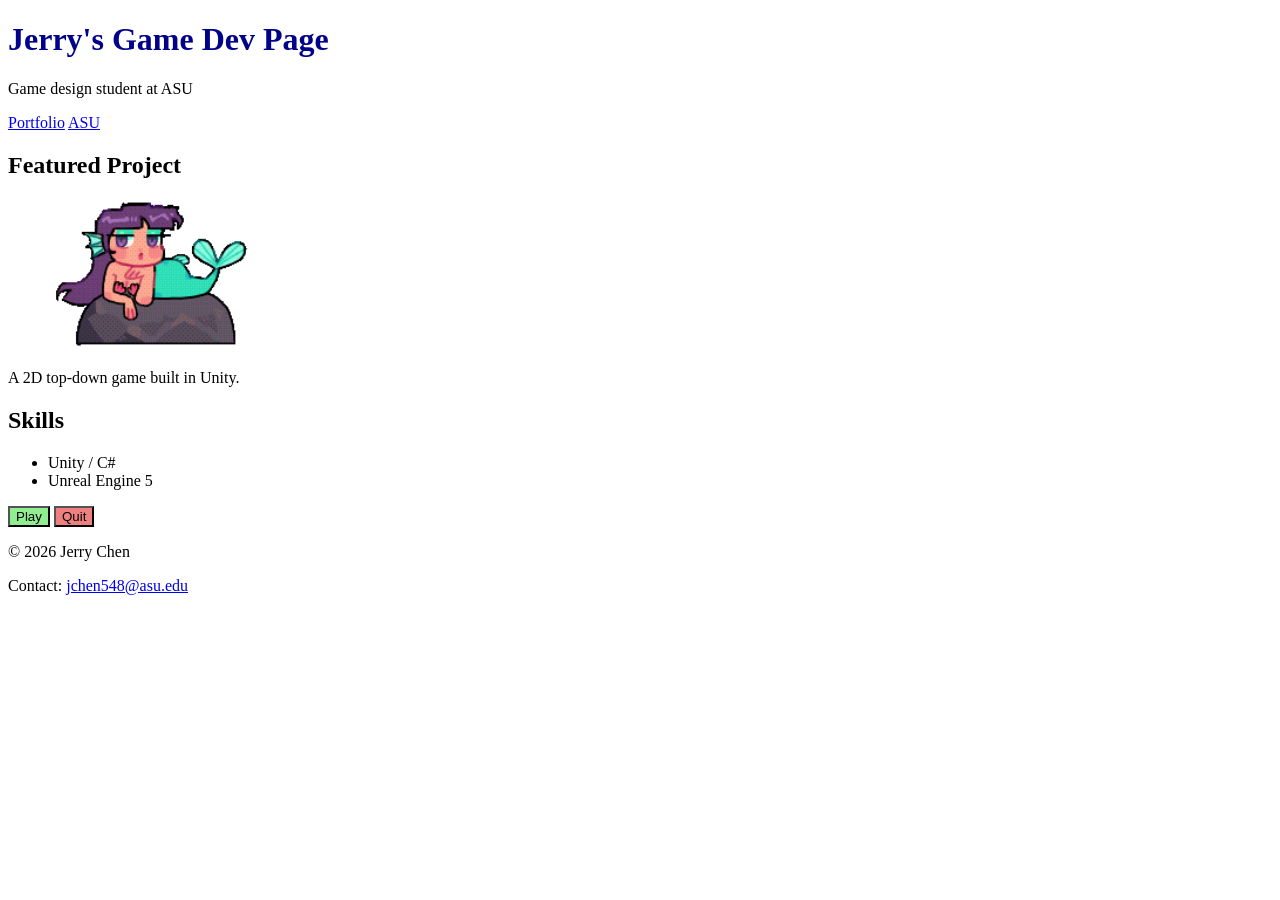
<file: Week2/HW/index.html>
<!DOCTYPE html>
<html>
<head>
    <meta charset="UTF-8">
    <title>My Game Dev Page</title>
</head>
<body>

    <header class="page-header">
        <h1 id="title" style="color: darkblue;">Jerry's Game Dev Page</h1>
        <p id="subtitle">Game design student at ASU</p>
    </header>

    <nav class="nav-links">
        <a id="link-portfolio" href="https://itch.io/profile/shadowleafing">Portfolio</a>
        <a id="link-asu" href="https://www.asu.edu">ASU</a>
    </nav>

    <section class="project-card">
        <h2 id="project-name">Featured Project</h2>
        <img id="project-image" src=".\projectPic.gif" alt="Project screenshot" width="300">
        <p id="project-description">A 2D top-down game built in Unity.</p>
    </section>

    <section class="skills-list">
        <h2 id="skills-heading">Skills</h2>
        <ul id="skills">
            <li>Unity / C#</li>
            <li>Unreal Engine 5</li>
        </ul>
    </section>

    <section class="button-group">
        <button id="one" style="background-color: lightgreen;">Play</button>
        <button id="two" style="background-color: lightcoral;">Quit</button>
    </section>

    <footer class="page-footer">
        <p id="copyright">&copy; 2026 Jerry Chen</p>
        <p id="contact">Contact: <a href="mailto:jchen548@asu.edu">jchen548@asu.edu</a></p>
    </footer>

</body>
</html>
</file>
